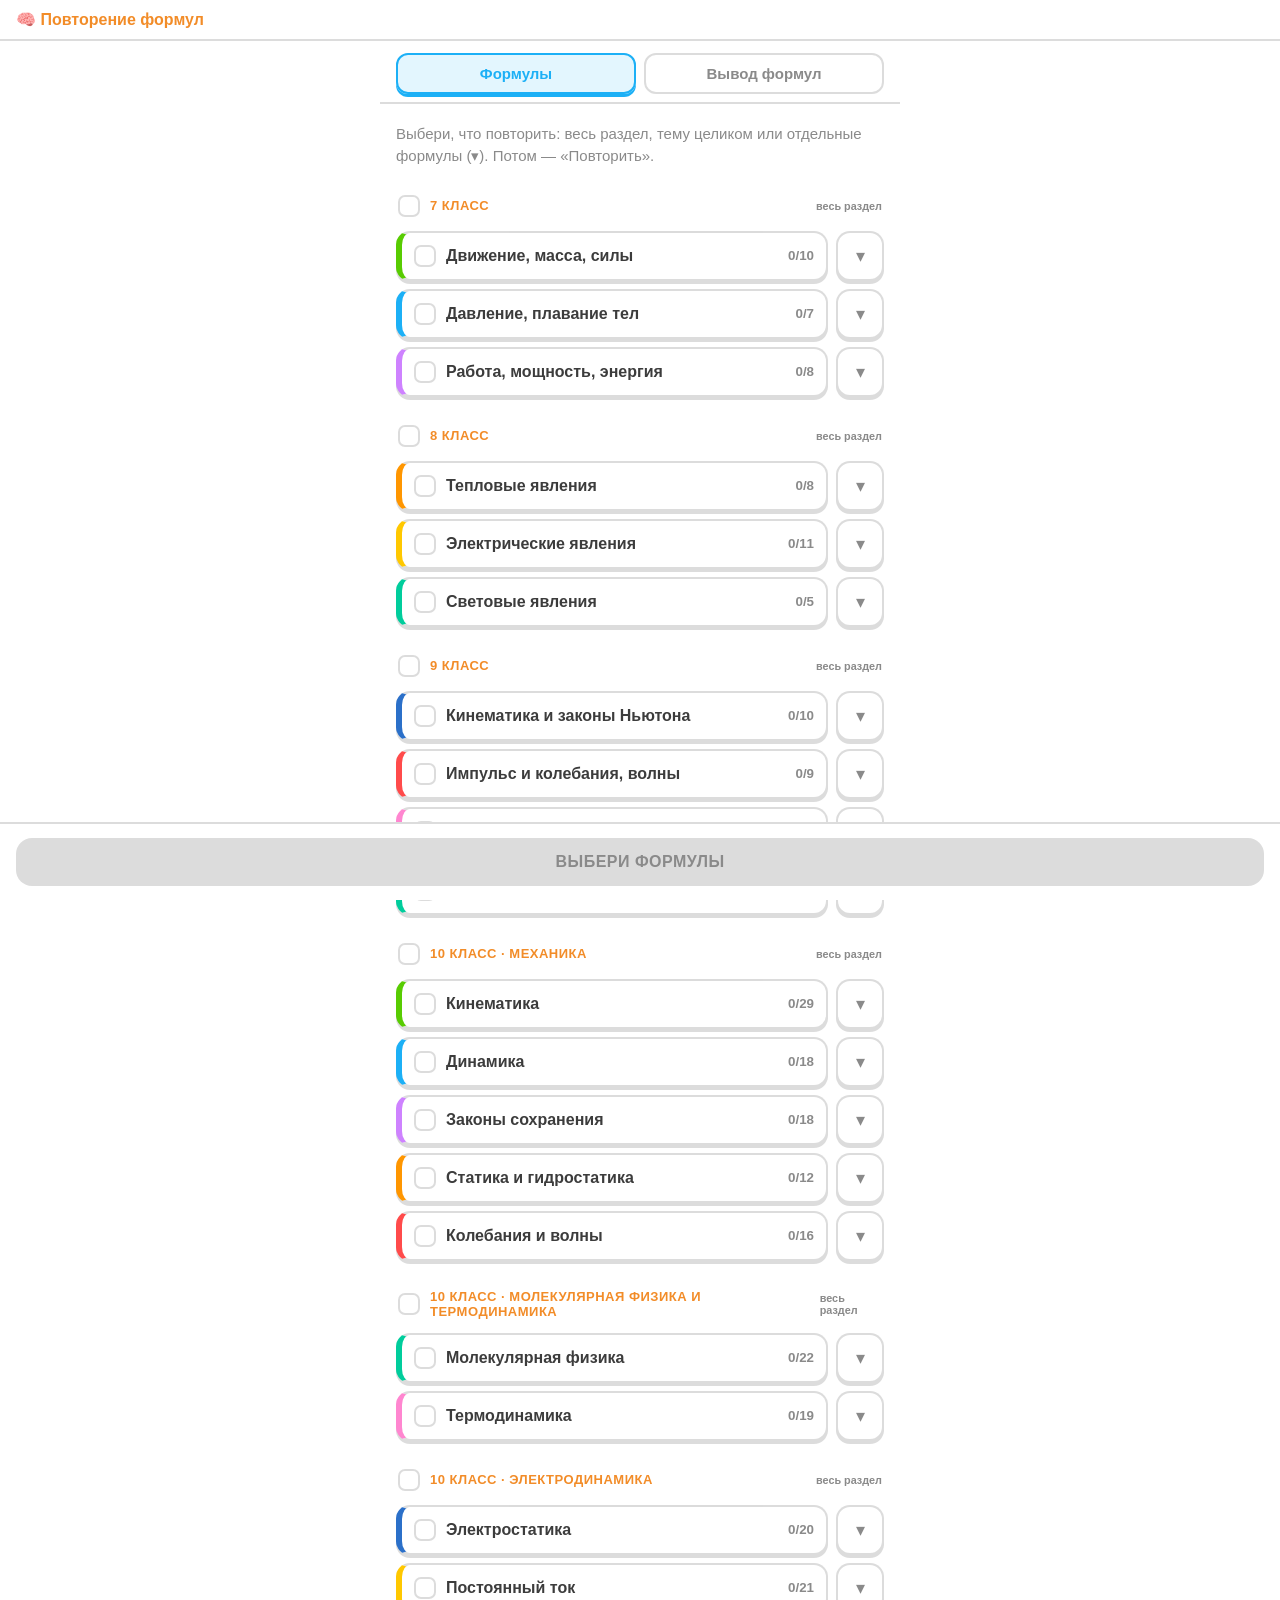
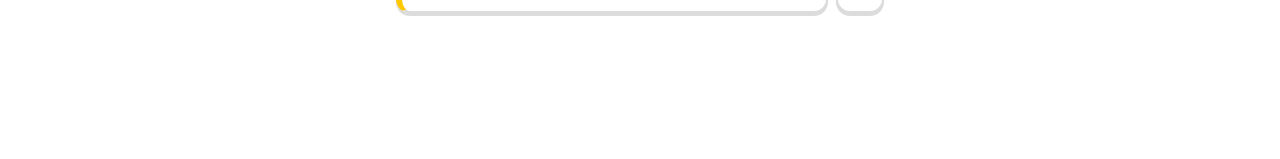
<file: index.html>
﻿<!doctype html>
<html lang="ru">
<head>
  <meta charset="utf-8">
  <meta name="viewport" content="width=device-width, initial-scale=1, viewport-fit=cover, user-scalable=no">
  <title>Повторение формул</title>
  <!-- Библиотека Telegram: даёт объект window.Telegram.WebApp -->
  <script>if (!/[?&]embed=1/.test(location.search)) document.write('<script src="https://telegram.org/js/telegram-web-app.js"></' + 'script>');</script>
  <link rel="stylesheet" href="style.css?v=13">
</head>
<body>
  <!-- Экран 1: выбор формул (если приложение открыли без выбора из бота) -->
  <section id="picker" class="screen hidden">
    <header class="topbar"><div class="brand">🧠 Повторение формул</div></header>
    <div class="tabs" id="tabs">
      <button data-tab="f" class="on">Формулы</button>
      <button data-tab="d">Вывод формул</button>
    </div>
    <div class="units">
      <p class="legend" id="pickHint"></p>
      <div id="topics"></div>
    </div>
    <footer class="footer" id="pickFooter"><button id="startBtn" class="btn" disabled>Выбери формулы</button></footer>
  </section>

  <!-- Экран 2: повторение -->
  <section id="lesson" class="screen hidden">
    <header class="lessonbar">
      <button class="x" id="quit" aria-label="Выйти">✕</button>
      <div class="progress"><div id="progFill"></div></div>
    </header>
    <main id="exercise" class="exercise"></main>
    <footer id="footer" class="footer">
      <div id="feedback" class="feedback"></div>
      <button id="action" class="btn" disabled>Проверить</button>
    </footer>
  </section>

  <!-- Экран 3: итог -->
  <section id="done" class="screen hidden">
    <div class="donebox">
      <img src="cat.png" alt="" class="cat">
      <h1 id="doneTitle">Повторение окончено</h1>
      <div class="cards">
        <div class="statcard xp"><small>ФОРМУЛ</small><b id="doneCount">0</b></div>
        <div class="statcard acc"><small>ТОЧНОСТЬ</small><b id="doneAcc">100%</b></div>
      </div>
      <div id="doneBad" class="donebad"></div>
    </div>
    <footer class="footer donebtns">
      <button id="againBad" class="btn red">Повторить ошибки</button>
      <button id="againAll" class="btn">Ещё раз всё</button>
      <button id="toPicker" class="btn ghostbtn">Выбрать другие формулы</button>
    </footer>
  </section>

  <script src="formulas.js?v=13"></script>
  <script src="derivations.js?v=13"></script>
  <script src="app.js?v=13"></script>
</body>
</html>
</file>
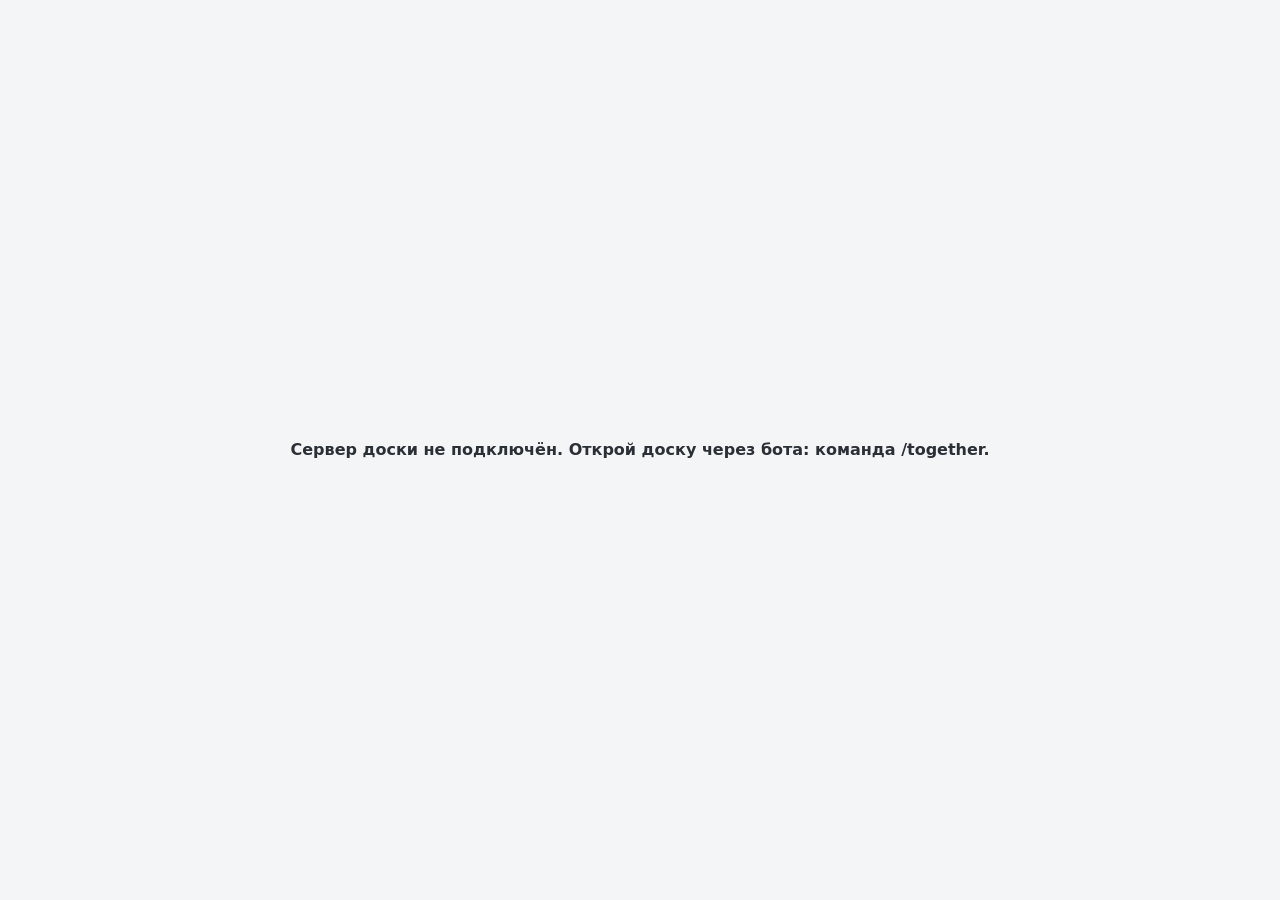
<file: board.html>
<!doctype html>
<html lang="ru">
<head>
  <meta charset="utf-8">
  <meta name="viewport" content="width=device-width, initial-scale=1, viewport-fit=cover, user-scalable=no">
  <title>Решаем вместе</title>
  <script src="https://telegram.org/js/telegram-web-app.js"></script>
  <style>
    :root { --bg: #f4f5f7; --panel: #ffffff; --text: #2b2f36; --muted: #7b828d; --line: #e1e4e8; --blue: #1c8ef6; --blue-bg: #e6f2fe; --red: #ff4b4b; --shadow: 0 2px 10px rgba(20,30,50,.16); }
    @media (prefers-color-scheme: dark) { :root { --bg: #20232a; --panel: #2c3038; --text: #e8eaee; --muted: #9aa1ad; --line: #3d424c; --blue-bg: #213a57; --shadow: 0 2px 12px rgba(0,0,0,.5); } }
    * { box-sizing: border-box; -webkit-tap-highlight-color: transparent; }
    html, body { margin: 0; height: 100%; overflow: hidden; background: var(--bg); color: var(--text); font-family: system-ui, -apple-system, "Segoe UI", Roboto, sans-serif; overscroll-behavior: none; }
    #cv { position: fixed; inset: 0; width: 100%; height: 100%; touch-action: none; display: block; }
    .panel { position: fixed; background: var(--panel); border-radius: 14px; box-shadow: var(--shadow); z-index: 5; }
    /* левая панель инструментов */
    #tools { left: 12px; top: 50%; transform: translateY(-50%); display: flex; flex-direction: column; gap: 4px; padding: 6px; max-height: calc(100% - 24px); overflow-y: auto; }
    .tb { position: relative; width: 42px; height: 42px; border: 0; border-radius: 10px; background: none; color: var(--text); font-size: 20px; cursor: pointer; display: flex; align-items: center; justify-content: center; flex: none; }
    .tb:hover { background: var(--bg); }
    .tb.on { background: var(--blue-bg); color: var(--blue); }
    .tb kbd { position: absolute; right: 3px; bottom: 1px; font: 700 9px/1 system-ui; color: var(--muted); }
    .tb:disabled { opacity: .35; cursor: default; }
    .sep { height: 1px; background: var(--line); margin: 3px 4px; flex: none; }
    .sw { flex: none; width: 24px; height: 24px; border-radius: 50%; margin: 4px auto; cursor: pointer; border: 2px solid var(--panel); box-shadow: 0 0 0 1px var(--line); }
    .sw.on { box-shadow: 0 0 0 2px var(--blue); }
    .wd { display: flex; justify-content: center; gap: 4px; padding: 2px 0; flex: none; }
    .wd i { width: 24px; height: 24px; border-radius: 6px; cursor: pointer; display: flex; align-items: center; justify-content: center; }
    .wd i.on { background: var(--blue-bg); }
    .wd i b { display: block; background: var(--text); border-radius: 50%; }
    .sw.rainbow { background: conic-gradient(red, yellow, lime, cyan, blue, magenta, red); }
    #cp { left: 70px; top: 50%; transform: translateY(-50%); padding: 12px; display: flex; flex-direction: column; gap: 8px; align-items: center; }
    #wheel { border-radius: 50%; cursor: crosshair; touch-action: none; }
    #val { width: 180px; }
    .cprow { display: flex; align-items: center; gap: 8px; width: 100%; }
    #cprev { width: 28px; height: 28px; border-radius: 50%; box-shadow: 0 0 0 1px var(--line); }
    .cprow b { flex: 1; font-size: 13px; color: var(--muted); }
    #tasks { right: 12px; top: 64px; width: 360px; max-width: calc(100% - 24px); max-height: calc(100% - 140px); padding: 10px; display: flex; flex-direction: column; gap: 6px; }
    #tmap .dsec { font-weight: 700; font-size: 12.5px; margin-top: 4px; } #tmap .dgrid { display: flex; flex-wrap: wrap; gap: 4px; }
    .dcell { border: 1px solid var(--line); border-radius: 6px; padding: 3px 5px; min-width: 42px; font: 700 10.5px system-ui; color: var(--text); cursor: pointer; text-shadow: 0 0 3px var(--panel); }
    #schips { display: flex; gap: 5px; flex-wrap: wrap; } #schips i { font-style: normal; font-size: 11.5px; font-weight: 700; padding: 3px 8px; border-radius: 12px; background: var(--bg); color: var(--muted); cursor: pointer; } #schips i.on { background: var(--blue-bg); color: var(--blue); }
    .ti.bad { background: #fdecec; } @media (prefers-color-scheme: dark) { .ti.bad { background: #4a2a2a; } }
    #tbar { height: 8px; border-radius: 5px; background: var(--line); flex: none; }
    #tsum { display: flex; gap: 12px; font-size: 13px; font-weight: 700; flex: none; } #tsum .coin { margin-left: auto; color: #b8860b; }
    #tweak { display: flex; gap: 5px; overflow-x: auto; flex: none; } #tweak:empty { display: none; }
    #tweak i { flex: none; font-style: normal; font-size: 12px; font-weight: 700; padding: 4px 9px; border-radius: 12px; background: #fde1e1; color: #a02525; cursor: pointer; } #tweak i.fm { background: var(--blue-bg); color: var(--blue); padding: 4px 7px; margin-left: -2px; }
    #schips { display: flex; gap: 5px; flex-wrap: wrap; flex: none; } #schips i { font-style: normal; font-size: 11.5px; font-weight: 700; padding: 3px 8px; border-radius: 12px; background: var(--bg); color: var(--muted); cursor: pointer; } #schips i.on { background: var(--blue-bg); color: var(--blue); }
    #tmap { display: none; overflow-y: auto; flex: 1; min-height: 120px; } #tasks.map #tmap { display: flex; flex-direction: column; gap: 6px; }
    #tasks.map #tlist, #tasks.map #chips, #tasks.map #schips, #tasks.map #tweak, #tasks.map #trandom, #tasks.map #tq, #tasks.map #tbar, #tasks.map #tsum { display: none; }
    #tmap .tlegend { font-size: 12px; color: var(--muted); }
    #fview { position: fixed; inset: 0; z-index: 40; background: var(--bg); display: none; flex-direction: column; } #fview .fh { padding: 8px 10px; } #fview iframe { flex: 1; border: 0; width: 100%; }
    #tasks .th { display: flex; align-items: center; gap: 8px; } #tasks .th b { flex: 1; } #tcount { font-size: 12px; color: var(--muted); }
    #tq { height: 34px; border: 2px solid var(--line); border-radius: 9px; padding: 0 10px; font: inherit; font-size: 14px; background: var(--bg); color: var(--text); outline: none; }
    #chips { display: flex; flex-wrap: wrap; gap: 4px; }
    #chips i { font-style: normal; font-size: 12px; font-weight: 700; padding: 4px 9px; border-radius: 14px; background: var(--bg); color: var(--muted); cursor: pointer; }
    #chips i.on { background: var(--blue-bg); color: var(--blue); }
    #tlist { overflow-y: auto; min-height: 80px; flex: 1; }
    .ti { padding: 7px 8px; border-radius: 8px; cursor: pointer; font-size: 13px; line-height: 1.3; border-bottom: 1px solid var(--line); }
    .ti:hover { background: var(--bg); }
    .ti b { color: var(--blue); font-size: 12px; margin-right: 6px; } .ti small { display: block; color: var(--muted); font-size: 11px; }
    #ans { left: 50%; bottom: 14px; transform: translateX(-50%); display: flex; align-items: center; gap: 6px; padding: 6px 8px; }
    #ans input { width: 150px; height: 34px; border: 2px solid var(--line); border-radius: 9px; padding: 0 10px; font: inherit; font-size: 14px; background: var(--bg); color: var(--text); outline: none; }
    #ans input:focus { border-color: var(--blue); }
    #ansCode { font-size: 12px; color: var(--muted); }
    .ti.done { background: rgba(88,204,2,.14); }
    /* правый верх */
    #top { right: 12px; top: 12px; display: flex; align-items: center; gap: 6px; padding: 6px 8px; flex-wrap: wrap; justify-content: flex-end; max-width: calc(100% - 24px); }
    #top input { width: 150px; height: 34px; border: 2px solid var(--line); border-radius: 9px; padding: 0 10px; font: inherit; font-size: 14px; background: var(--bg); color: var(--text); text-transform: uppercase; outline: none; }
    #top input:focus { border-color: var(--blue); }
    .btn { height: 34px; border: 0; border-radius: 9px; padding: 0 12px; font: inherit; font-weight: 700; font-size: 14px; cursor: pointer; background: var(--blue); color: #fff; white-space: nowrap; }
    .btn.ghost { background: var(--blue-bg); color: var(--blue); }
    .btn.sq { width: 34px; padding: 0; }
    .pill { font-size: 13px; font-weight: 700; padding: 0 10px; height: 34px; display: flex; align-items: center; border-radius: 9px; background: var(--bg); color: var(--muted); white-space: nowrap; }
    .pill.on { background: rgba(88,204,2,.18); color: #3f9a00; }
    /* зум слева внизу */
    #zoom { left: 12px; bottom: 12px; display: flex; align-items: center; padding: 4px; }
    #zoom .tb { width: 34px; height: 34px; font-size: 18px; }
    #zv { min-width: 52px; text-align: center; font-size: 13px; font-weight: 700; color: var(--muted); cursor: pointer; }
    /* редактор текста */
    #txt { position: fixed; z-index: 8; display: none; border: 2px dashed var(--blue); background: rgba(255,255,255,.92); color: #222; font-family: system-ui, "Segoe UI", sans-serif; padding: 0 2px; margin: 0; resize: none; outline: none; overflow: hidden; line-height: 1.2; border-radius: 4px; }
    /* подсказки / сообщения */
    #toast { position: fixed; left: 50%; bottom: 70px; transform: translateX(-50%); background: #2b2f36; color: #fff; padding: 9px 16px; border-radius: 12px; font-size: 14px; opacity: 0; transition: opacity .2s; pointer-events: none; z-index: 20; max-width: 90%; text-align: center; }
    #toast.show { opacity: .96; }
    #msg { position: fixed; inset: 0; display: none; align-items: center; justify-content: center; text-align: center; padding: 30px; background: var(--bg); z-index: 30; font-weight: 700; line-height: 1.5; }
    #help { position: fixed; inset: 0; display: none; align-items: center; justify-content: center; background: rgba(0,0,0,.45); z-index: 25; }
    #help .card { background: var(--panel); border-radius: 16px; padding: 18px 22px; max-width: 520px; width: 92%; max-height: 90%; overflow: auto; box-shadow: var(--shadow); }
    #help h3 { margin: 0 0 10px; }
    #help table { width: 100%; border-collapse: collapse; font-size: 14px; }
    #help td { padding: 4px 0; border-bottom: 1px solid var(--line); }
    #help td:first-child { white-space: nowrap; padding-right: 14px; }
    kbd.k { background: var(--bg); border: 1px solid var(--line); border-bottom-width: 2px; border-radius: 5px; padding: 1px 6px; font: 700 12px system-ui; }
    /* ⚔️ доска внутри дуэли: только холст, инструменты и масштаб */
    body.dm { --bg: #f4f5f7; --panel: #ffffff; --text: #2b2f36; --muted: #7b828d; --line: #e1e4e8; --blue-bg: #e6f2fe; --shadow: 0 2px 10px rgba(20,30,50,.16); color-scheme: light; }
    body.dm #stBtn, body.dm #top, body.dm #ans, body.dm #aip, body.dm #aib, body.dm #tasks, body.dm #fview, body.dm #help { display: none !important; }
    body.dm.ro #tools, body.dm.ro #cp { display: none !important; }
    body.dm.ro #cv { cursor: grab; }
    @media (max-width: 760px) {
      #tools { left: 0; right: 0; top: auto; bottom: 0; transform: none; flex-direction: row; border-radius: 14px 14px 0 0; max-height: none; max-width: 100%; overflow-x: auto; overflow-y: hidden; align-items: center; padding: 6px 8px calc(6px + env(safe-area-inset-bottom)); }
      .sep { width: 1px; height: 26px; margin: 0 3px; }
      .wd { flex-direction: row; }
      .tb kbd { display: none; }
      #zoom { bottom: 70px; }
      #top input { width: 110px; }
      #ans { bottom: 76px; max-width: calc(100% - 20px); }
      #cp { left: 50%; top: auto; bottom: 80px; transform: translateX(-50%); }
      #tasks { top: 110px; right: 12px; left: 12px; width: auto; max-height: calc(100% - 200px); }
      #toast { bottom: 130px; }
    }
    /* 🐱 Ваттсон */
    #aip { right: 12px; bottom: 14px; width: 340px; max-width: calc(100% - 24px); height: 360px; max-height: calc(100% - 140px); padding: 10px; display: none; flex-direction: column; gap: 6px; }
    #aip .th { display: flex; align-items: center; gap: 8px; } #aip .th b { flex: 1; } #aip .th img { height: 26px; }
    #ailog { flex: 1; overflow-y: auto; display: flex; flex-direction: column; gap: 6px; font-size: 14px; line-height: 1.35; }
    #ailog div { padding: 6px 10px; border-radius: 12px; max-width: 88%; white-space: pre-wrap; word-break: break-word; }
    #ailog .me { align-self: flex-end; background: var(--blue-bg); } #ailog .cat { align-self: flex-start; background: var(--bg); color: #de955a; font-weight: 600; } #ailog .sys { align-self: center; color: var(--muted); font-size: 12px; background: none; }
    #ailog .offer { background: none; padding: 0; display: flex; gap: 6px; max-width: 100%; } #ailog .offer .btn { height: 32px; font-size: 13px; }
    #ailog sub, #ailog sup, #aib sub, #aib sup { font-size: .72em; line-height: 0; }
    #aiq { display: flex; gap: 5px; overflow-x: auto; padding-bottom: 2px; scrollbar-width: thin; } #aiq .btn { flex: none; height: 30px; font-size: 12.5px; padding: 0 9px; white-space: nowrap; }
    #aip.setup #aiq { display: none; }
    #aiBond { font-size: 11px; font-weight: 700; color: #c7742e; background: #fff4e6; border-radius: 10px; padding: 1px 7px; margin-left: 4px; white-space: nowrap; }
    #airow { display: flex; gap: 6px; align-items: center; }
    #aiIn { flex: 1; height: 36px; border: 2px solid var(--line); border-radius: 9px; padding: 0 10px; font: inherit; font-size: 14px; background: var(--bg); color: var(--text); outline: none; min-width: 0; }
    #aiIn:focus { border-color: var(--blue); }
    @keyframes pulse { 50% { opacity: .55; } }
    #aib { position: fixed; z-index: 6; display: none; max-width: 260px; background: #fffbea; color: #de955a; font-weight: 600; border: 2px solid #de955a; border-radius: 14px; padding: 7px 11px; font-size: 14px; line-height: 1.3; box-shadow: var(--shadow); pointer-events: none; white-space: pre-wrap; }
    #aisetup { display: none; flex: 1; overflow-y: auto; flex-direction: column; gap: 8px; font-size: 13.5px; line-height: 1.4; }
    #aip.setup #aisetup { display: flex; } #aip.setup #ailog, #aip.setup #airow { display: none; }
    #aip.setup { height: 480px; width: 360px; }
    #aisetup .big { font-weight: 800; font-size: 15px; } #aisetup .hurry { background: #fff4d6; color: #5c4400; border-radius: 10px; padding: 7px 10px; }
    #aisetup .tabs { display: flex; gap: 6px; } #aisetup .tabs i { flex: 1; text-align: center; font-style: normal; font-weight: 700; font-size: 13px; padding: 7px 4px; border-radius: 9px; background: var(--bg); color: var(--muted); cursor: pointer; }
    #aisetup .tabs i.on { background: var(--blue-bg); color: var(--blue); }
    #stKeyBox { display: flex; flex-direction: column; gap: 6px; } #aiKeyIn { height: 38px; border: 2px solid var(--line); border-radius: 9px; padding: 0 10px; font: inherit; font-size: 14px; background: var(--bg); color: var(--text); outline: none; min-width: 0; }
    #aiKeyIn:focus { border-color: var(--blue); } #aiKeyMsg { font-size: 12.5px; min-height: 16px; color: var(--muted); }
    #stTutBox ol { margin: 0; padding-left: 20px; display: flex; flex-direction: column; gap: 6px; } #stTutBox a { color: var(--blue); } #stTutBox code { background: var(--bg); padding: 0 4px; border-radius: 4px; }
    #stTutBox .note { margin-top: 8px; font-size: 12.5px; color: var(--muted); }
    #aisetup .or { text-align: center; color: var(--muted); font-size: 12px; margin-top: auto; }
    @media (max-width: 760px) { #aip { bottom: 76px; height: 300px; } #aip.setup { height: min(480px, calc(100% - 150px)); } }
  </style>
</head>
<body>
  <canvas id="cv"></canvas>

  <div class="panel" id="tools">
    <button class="tb on" data-tool="select" title="Выбрать / двигать (V)">🖱️<kbd>V</kbd></button>
    <button class="tb" data-tool="hand" title="Рука — двигать доску (H или пробел)">✋<kbd>H</kbd></button>
    <button class="tb" data-tool="pen" title="Карандаш (P)">✏️<kbd>P</kbd></button>
    <button class="tb" data-tool="eraser" title="Ластик (E)">🧽<kbd>E</kbd></button>
    <button class="tb" data-tool="text" title="Текст (T)">🔤<kbd>T</kbd></button>
    <button class="tb" id="imgBtn" title="Фото из галереи / файла (I)">🖼️<kbd>I</kbd></button>
    <button class="tb" id="stBtn" title="Конструктор задач: статика (блоки, нити, рычаги)">📐</button>
    <div class="sep"></div>
    <span class="sw on" data-c="#222222" style="background:#222222" title="Чёрный (1)"></span>
    <span class="sw" data-c="#ffffff" style="background:#ffffff" title="Белый (2)"></span>
    <span class="sw" data-c="#e53935" style="background:#e53935" title="3"></span>
    <span class="sw" data-c="#1e88e5" style="background:#1e88e5" title="4"></span>
    <span class="sw" data-c="#43a047" style="background:#43a047" title="5"></span>
    <span class="sw" data-c="#fb8c00" style="background:#fb8c00" title="6"></span>
    <span class="sw" data-c="#8e24aa" style="background:#8e24aa" title="7"></span>
    <span class="sw rainbow" id="custom" title="Любой цвет — цветовой круг (C)"></span>
    <div class="wd" id="wd">
      <i data-w="2" title="Тонко ( [ )"><b style="width:4px;height:4px"></b></i>
      <i data-w="4" class="on" title="Средне"><b style="width:8px;height:8px"></b></i>
      <i data-w="9" title="Толсто ( ] )"><b style="width:14px;height:14px"></b></i>
    </div>
    <div class="sep"></div>
    <button class="tb" id="undo" title="Отменить (Ctrl+Z)">↩️</button>
    <button class="tb" id="redo" title="Повторить (Ctrl+Shift+Z)">↪️</button>
    <button class="tb" id="clear" title="Очистить всю доску">🗑️</button>
  </div>

  <div class="panel" id="top">
    <span class="pill" id="peers">…</span>
    <button class="btn ghost" id="invite">Позвать друга</button>
    <input id="code" maxlength="12" placeholder="Код ФИПИ" autocomplete="off" spellcheck="false" title="Код задачи ФИПИ (F)">
    <button class="btn" id="load">Загрузить</button>
    <button class="btn" id="aiBtn" title="Позвать кота Ваттсона — ИИ-помощника">🐱 Помощь ИИ</button>
    <button class="btn ghost" id="tasksBtn" title="Список задач (G)">📚 Задачи</button>
    <button class="btn ghost sq" id="helpBtn" title="Горячие клавиши (?)">?</button>
  </div>

  <div class="panel" id="zoom">
    <button class="tb" id="zout" title="Отдалить (−)">−</button>
    <span id="zv" title="Сбросить масштаб (0)">100%</span>
    <button class="tb" id="zin" title="Приблизить (+)">+</button>
    <button class="tb" id="fit" title="Показать всё (Shift+1)">⛶</button>
  </div>

  <!-- цветовой круг: угол = оттенок, расстояние от центра = насыщенность, ползунок = яркость -->
  <div class="panel" id="cp" style="display:none">
    <canvas id="wheel" width="180" height="180"></canvas>
    <input type="range" id="val" min="0" max="100" value="100" title="Яркость">
    <div class="cprow"><span id="cprev"></span><b id="chex">#222222</b><button class="btn sq" id="cpok" title="Готово">✓</button></div>
  </div>

  <!-- список задач ФИПИ -->
  <div class="panel" id="tasks" style="display:none">
    <div class="th"><b>📚 Задачи</b><span id="tcount"></span><button class="btn ghost sq" id="tmapBtn" title="Карта тем">🗺</button><button class="btn ghost sq" id="tclose">✕</button></div>
    <input id="tq" placeholder="Поиск по тексту или коду" autocomplete="off">
    <div id="tbar"></div>
    <div id="tsum"></div>
    <div id="tweak"></div>
    <div id="chips"></div>
    <div id="schips"></div>
    <div id="tlist"></div>
    <div id="tmap"></div>
    <div style="margin-top:6px"><button class="btn" id="trandom" style="width:100%">🎲 Случайная задача</button></div>
  </div>

  <!-- повторение формул — окно поверх доски -->
  <div id="fview"><div class="fh"><button class="btn ghost" id="fclose">← К доске</button></div><iframe id="fframe" title="Повторение формул"></iframe></div>

  <!-- проверка ответа к задаче ФИПИ -->
  <div class="panel" id="ans" style="display:none">
    <b id="ansCode"></b>
    <input id="ansIn" placeholder="Твой ответ" autocomplete="off" spellcheck="false">
    <button class="btn" id="ansGo">Проверить</button>
    <button class="btn ghost" id="ansShow" title="Показать эталонный ответ (от ИИ, не официальный)">Показать ответ</button>
    <button class="btn ghost" id="ansSol" title="Показать верное решение картинкой рядом с условием">Показать решение</button>
  </div>

  <!-- 🐱 Ваттсон: окно общения -->
  <div class="panel" id="aip">
    <div class="th"><img src="cat.png" alt=""><b>Ваттсон <span id="aiBond" title="Дружба с Ваттсоном"></span></b><button class="btn ghost sq" id="aiKeyBtn" title="Ключ ИИ">🔑</button><button class="btn ghost sq" id="aiClean" title="Стереть красные пометки Ваттсона">🧽</button><button class="btn ghost sq" id="aiClose">✕</button></div>
    <div id="aisetup">
      <div class="big">🐱 Чтобы Ваттсон отвечал, нужен твой бесплатный ключ</div>
      <div class="hurry">⏱ Это дело <b>двух минут</b> — не закрывай окно и не откладывай: сделаешь один раз и дальше всё работает само.</div>
      <div class="tabs"><i id="stKey" class="on">🔑 Ключ</i><i id="stTut">📖 Туториал</i></div>
      <div id="stKeyBox">
        <input id="aiKeyIn" placeholder="Вставь сюда ключ" autocomplete="off" spellcheck="false">
        <button class="btn" id="aiKeySave">Сохранить ключ</button>
        <div id="aiKeyMsg"></div>
        <button class="btn ghost" id="aiKeyDel" style="display:none">Удалить мой ключ</button>
      </div>
      <div id="stTutBox" style="display:none">
        <ol>
          <li><b>Включи VPN</b> — без него сайт Google AI Studio может не открыться. Дальше (когда ключ уже сохранён) VPN не нужен.</li>
          <li>Открой <a href="#" data-url="https://aistudio.google.com/apikey">aistudio.google.com/apikey</a> и войди в аккаунт Google (можно создать новый — это бесплатно).</li>
          <li>Нажми <b>«Create API key»</b> («Создать ключ») и выбери любой проект или «в новом проекте».</li>
          <li>Нажми на значок копирования рядом с ключом — он начинается с <code>AIza…</code> или <code>AQ.</code></li>
          <li>Вернись сюда, открой вкладку «🔑 Ключ», вставь ключ и нажми <b>«Сохранить ключ»</b>. Готово! 🎉</li>
        </ol>
        <div class="note">🎬 Скоро здесь будет видео-инструкция.</div>
        <div class="note">🔒 Ключ видишь только ты: он лежит в твоём Telegram и уходит на сервер только вместе с твоим вопросом.</div>
      </div>
      <div class="or">— или —</div>
      <button class="btn ghost" id="aiFree">Пока без ИИ: формулы, калькулятор, подсказки</button>
      <button class="btn ghost" id="aiTrial">Попробовать 5 запросов без своего ключа</button>
    </div>
    <div id="ailog"></div>
    <div id="aiq"><button class="btn ghost" id="qCheck">🔍 Проверь решение</button><button class="btn ghost" id="qGiven">📋 Что дано?</button><button class="btn ghost" id="qFormula">🧮 Формула?</button><button class="btn ghost" id="qUnits">📏 Единицы</button><button class="btn ghost" id="qScheme">🖼 Схема</button><button class="btn ghost" id="qForces">➡ Силы</button><button class="btn ghost" id="qFormat">📐 Оформление</button><button class="btn ghost" id="qHint">💡 Подсказка 1</button></div>
    <div id="airow"><input id="aiIn" placeholder="Спроси Ваттсона…" autocomplete="off" maxlength="600"><button class="btn" id="aiGo">▶</button></div>
  </div>
  <div id="aib"></div>

  <textarea id="txt" rows="1"></textarea>
  <input type="file" id="file" accept="image/*" multiple hidden>
  <div id="toast"></div>
  <div id="msg"></div>
  <div id="help" onclick="if(event.target===this)this.style.display='none'">
    <div class="card">
      <h3>Горячие клавиши</h3>
      <table>
        <tr><td><kbd class="k">V</kbd> <kbd class="k">H</kbd> <kbd class="k">P</kbd> <kbd class="k">E</kbd> <kbd class="k">T</kbd></td><td>выбрать · рука · карандаш · ластик · текст</td></tr>
        <tr><td><kbd class="k">I</kbd> / <kbd class="k">Ctrl</kbd>+<kbd class="k">V</kbd></td><td>фото из галереи/файла · вставить картинку из буфера</td></tr>
        <tr><td><kbd class="k">F</kbd> · <kbd class="k">G</kbd></td><td>ввести код задачи ФИПИ · открыть список задач</td></tr>
        <tr><td><kbd class="k">C</kbd></td><td>цветовой круг (любой цвет)</td></tr>
        <tr><td><kbd class="k">Пробел</kbd> + мышь</td><td>двигать доску (также колёсико мыши зажатым)</td></tr>
        <tr><td>колёсико / <kbd class="k">+</kbd> <kbd class="k">−</kbd></td><td>масштаб (тачпад: щипок — масштаб, два пальца — двигать)</td></tr>
        <tr><td><kbd class="k">0</kbd> · <kbd class="k">Shift</kbd>+<kbd class="k">1</kbd></td><td>масштаб 100% · показать всё</td></tr>
        <tr><td><kbd class="k">1</kbd>…<kbd class="k">7</kbd> · <kbd class="k">[</kbd> <kbd class="k">]</kbd></td><td>цвет · толщина линии</td></tr>
        <tr><td><kbd class="k">Ctrl</kbd>+<kbd class="k">Z</kbd> · <kbd class="k">Ctrl</kbd>+<kbd class="k">Shift</kbd>+<kbd class="k">Z</kbd></td><td>отменить · повторить</td></tr>
        <tr><td><kbd class="k">Del</kbd></td><td>удалить выделенное</td></tr>
        <tr><td><kbd class="k">←</kbd><kbd class="k">↑</kbd><kbd class="k">→</kbd><kbd class="k">↓</kbd></td><td>двигать доску (с Shift — быстрее)</td></tr>
        <tr><td><kbd class="k">Esc</kbd></td><td>снять выделение / закрыть окно</td></tr>
      </table>
      <p style="color:var(--muted);font-size:13px;margin:10px 0 0">Картинки и текст можно двигать, у картинки есть уголок для изменения размера. Файлы можно перетащить прямо на доску.</p>
    </div>
  </div>
  <script src="board.js?v=42"></script>
</body>
</html>
</file>
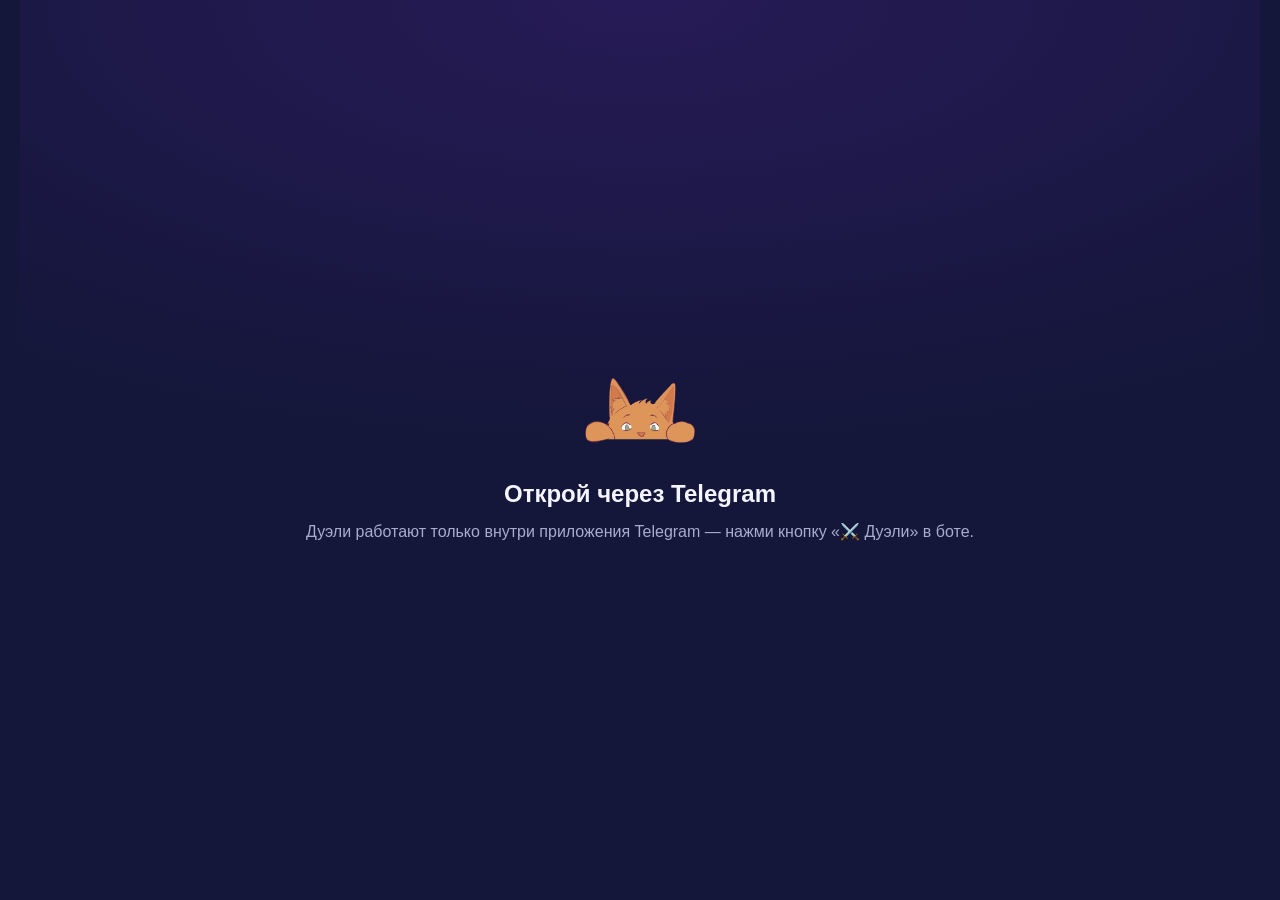
<file: duel.html>
<!doctype html>
<html lang="ru">
<head>
  <meta charset="utf-8">
  <meta name="viewport" content="width=device-width, initial-scale=1, viewport-fit=cover, user-scalable=no">
  <title>Дуэли</title>
  <script src="https://telegram.org/js/telegram-web-app.js"></script>
  <link rel="stylesheet" href="duel.css?v=3">
</head>
<body>
  <div id="app">

    <!-- подключение / ошибки -->
    <section class="screen center" id="s-conn">
      <img src="cat.png" alt="" class="mascot spin">
      <h2 id="connTitle">Подключаемся…</h2>
      <p id="connText" class="muted"></p>
      <button class="btn blue hidden" id="connBtn">Попробовать ещё раз</button>
    </section>

    <!-- лобби -->
    <section class="screen" id="s-lobby">
      <header class="top">
        <div class="who">
          <div class="av" id="lbAv"></div>
          <div class="grow">
            <div class="nm" id="lbName"></div>
            <div class="lg" id="lbLeague"></div>
            <div class="bar"><i id="lbBar"></i></div>
          </div>
        </div>
        <div class="pills">
          <div class="pill" id="lbCoins">🪙 0</div>
          <div class="pill hot hidden" id="lbStreak">🔥 0</div>
        </div>
      </header>

      <main class="lobbyMain">
        <div class="lcol">
          <div class="hero">
            <img src="cat.png" alt="" class="heroCat">
            <div>
              <h1>Дуэль по физике</h1>
              <p>Одна задача на двоих. Кто решит первым — берёт раунд. Можно решать прямо на доске!</p>
            </div>
          </div>

          <div class="card modeCard" id="modeCard">
            <div class="cardHead"><b>🎛 Режим дуэли</b><button class="link" id="modeToggle">⚙ Настроить</button></div>
            <div class="presets" id="presets"></div>
            <div class="modeSum" id="modeSum"></div>
            <div class="modeBody" id="modeBody"></div>
          </div>

          <div class="card">
            <div class="cardHead"><b>🪙 Ставка</b><span class="muted small">с каждого игрока</span></div>
            <div class="stakes" id="stakes"></div>
          </div>
        </div>

        <div class="lcol">
          <button class="btn gold big pulse" id="playBtn">⚔️ ИГРАТЬ</button>
          <p class="hint" id="playHint">Подберём соперника. Не найдём за 20 секунд — поиграешь с Ваттсоном</p>

          <div class="row2">
            <button class="btn purple" id="inviteBtn">👥 Позвать друга</button>
            <button class="btn teal" id="trainBtn">😺 С Ваттсоном</button>
          </div>

          <div class="tiles">
            <button class="tile" id="chestsBtn"><span class="ico">🎁</span><b>Сундуки</b><i class="badge hidden" id="chestBadge">0</i></button>
            <button class="tile" id="shopBtn"><span class="ico">🛒</span><b>Магазин</b></button>
            <button class="tile" id="topBtn"><span class="ico">🏆</span><b>Топ</b></button>
            <button class="tile" id="rulesBtn"><span class="ico">❓</span><b>Правила</b></button>
          </div>

          <div class="bag" id="bag"></div>
          <p class="hint" id="dailyHint"></p>
        </div>
      </main>
    </section>

    <!-- поиск -->
    <section class="screen center" id="s-queue">
      <div class="radar"><i></i><i></i><i></i><span>🔍</span></div>
      <h2>Ищем соперника…</h2>
      <div class="cfgLine" id="qCfg"></div>
      <p class="muted" id="qText"></p>
      <button class="btn ghost" id="qCancel">Отмена</button>
    </section>

    <!-- вызов друга -->
    <section class="screen center" id="s-invite">
      <div class="envelope">💌</div>
      <h2>Вызов готов!</h2>
      <div class="cfgLine" id="invCfg"></div>
      <p class="muted" id="invText">Отправь ссылку другу — дуэль начнётся, как только он зайдёт.</p>
      <div class="linkbox" id="invLink"></div>
      <button class="btn gold" id="invShare">📤 Отправить другу</button>
      <button class="btn blue" id="invCopy">📋 Скопировать ссылку</button>
      <div class="waiting">Ждём друга<span class="dots"><i>.</i><i>.</i><i>.</i></span></div>
      <button class="btn ghost" id="invCancel">Отменить вызов</button>
    </section>

    <!-- «VS» -->
    <section class="screen vs" id="s-vs">
      <div class="vsSide you" id="vsYou"></div>
      <div class="vsMid">
        <div class="vsText">VS</div>
        <div class="vsStake" id="vsStake"></div>
        <div class="vsCfg" id="vsCfg"></div>
        <div class="vsCount" id="vsCount"></div>
      </div>
      <div class="vsSide opp" id="vsOpp"></div>
    </section>

    <!-- бой -->
    <section class="screen" id="s-battle">
      <header class="hud">
        <div class="pl you"><div class="av sm" id="hYouAv"></div><div class="pn" id="hYouName"></div><div class="bubble" id="bubbleYou"></div></div>
        <div class="mid">
          <div class="score"><b id="hYouScore">0</b><span>:</span><b id="hOppScore">0</b></div>
          <div class="pips" id="pips"></div>
          <div class="timer" id="timer">4:00</div>
        </div>
        <div class="pl opp"><div class="av sm" id="hOppAv"></div><div class="pn" id="hOppName"></div><div class="bubble" id="bubble"></div></div>
      </header>
      <div class="tbar"><i id="tbar"></i></div>

      <div class="status" id="status"></div>

      <div class="cardwrap" id="cardwrap">
        <div class="scr" id="scr"><div class="inner" id="cardInner">
          <img id="taskImg" alt="Условие задачи">
          <canvas id="smokeCv"></canvas>
          <div class="puffs"><i></i><i></i><i></i><i></i></div>
        </div></div>
        <div class="ctools">
          <button id="zOut" title="Уменьшить условие (−)">−</button>
          <button id="zFit" title="По ширине">⤢</button>
          <button id="zIn" title="Увеличить условие (+)">＋</button>
        </div>
        <div class="lockMask hidden" id="lockMask"><span id="lockText"></span></div>
      </div>

      <div class="dock">
        <button class="btn teal boardBtn" id="boardBtn">📝 Решать на доске<span class="oppDot hidden" id="oppDot">соперник уже там</span></button>
        <div class="items" id="items"></div>
        <div class="emotes hidden" id="emotes"></div>
        <div class="answer" id="answer"><span id="ansText" class="ph">ответ</span></div>
        <div class="pad" id="pad">
          <button data-k="7">7</button><button data-k="8">8</button><button data-k="9">9</button><button data-k="⌫" class="fn">⌫</button>
          <button data-k="4">4</button><button data-k="5">5</button><button data-k="6">6</button><button data-k="-" class="fn">−</button>
          <button data-k="1">1</button><button data-k="2">2</button><button data-k="3">3</button><button data-k="," class="fn">,</button>
          <button data-k="0" class="w2">0</button><button data-k="OK" class="ok w2">Ответить</button>
        </div>
      </div>

      <!-- доска: у каждого своя, чужая скрыта; когда оба на доске — экран делится пополам -->
      <div class="bview hidden" id="bview">
        <div class="bbar">
          <button class="btn ghost" id="bBack">← К задаче</button>
          <div class="bmid"><b id="bScore">0 : 0</b><span id="bTimer">4:00</span></div>
          <div class="items small" id="bItems"></div>
        </div>
        <div class="bsplit" id="bsplit">
          <div class="bpane mine">
            <div class="bl"><span>✏️ Твоя доска</span><small>соперник её не видит</small></div>
            <iframe id="bMine" title="Твоя доска" allow="clipboard-read; clipboard-write"></iframe>
          </div>
          <div class="bpane opp hidden" id="bOppPane">
            <div class="bl"><span id="bOppTitle">Доска соперника</span><small id="bOppSub"></small></div>
            <div class="cover" id="bCover">
              <div class="big">🙈</div>
              <b>Что он пишет — не видно</b>
              <p>Соперник тоже решает на доске. Хочешь заглянуть к нему на 10 секунд?</p>
              <button class="btn purple" id="bPeek">👀 Подглядеть <small id="bPeekN"></small></button>
            </div>
            <iframe id="bOpp" title="Доска соперника" class="hidden"></iframe>
            <div class="peekTimer hidden" id="peekTimer"></div>
          </div>
        </div>
        <div class="bansw">
          <input id="bAnsIn" type="text" inputmode="decimal" autocomplete="off" placeholder="Ответ" maxlength="14">
          <button class="btn green" id="bAnsGo">Ответить</button>
          <span class="blk hidden" id="bLock"></span>
        </div>
      </div>

      <!-- итог раунда -->
      <div class="overlay hidden" id="roundEnd">
        <div class="rcard" id="rCard"></div>
      </div>
    </section>

    <!-- итог дуэли -->
    <section class="screen result" id="s-result"></section>

    <!-- окна -->
    <div class="modal hidden" id="modal"><div class="sheet" id="sheet"></div></div>
    <div class="toast hidden" id="toast"></div>
  </div>
  <script src="duel.js?v=3"></script>
</body>
</html>
</file>
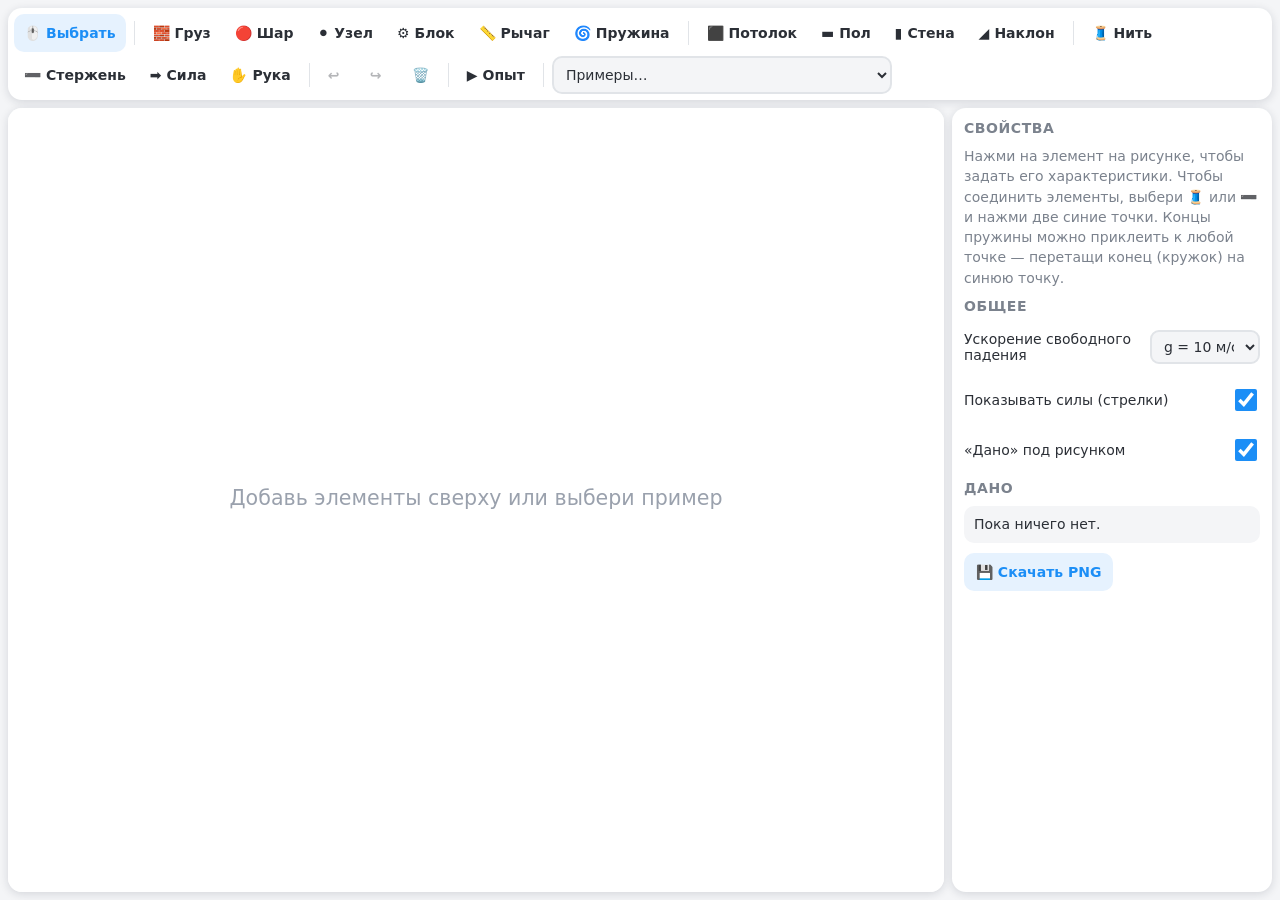
<file: statics.html>
<!doctype html>
<html lang="ru">
<head>
  <meta charset="utf-8">
  <meta name="viewport" content="width=device-width, initial-scale=1, viewport-fit=cover, user-scalable=no">
  <title>Конструктор задач: статика</title>
  <script>if (!/[?&]embed=1/.test(location.search)) document.write('<script src="https://telegram.org/js/telegram-web-app.js"></' + 'script>');</script>
  <style>
    :root { --bg: #f4f5f7; --panel: #ffffff; --text: #2b2f36; --muted: #7b828d; --line: #e1e4e8; --blue: #1c8ef6; --blue-bg: #e6f2fe; --red: #e53935; --shadow: 0 2px 10px rgba(20,30,50,.14); }
    @media (prefers-color-scheme: dark) { :root { --bg: #20232a; --panel: #2c3038; --text: #e8eaee; --muted: #9aa1ad; --line: #3d424c; --blue-bg: #213a57; --shadow: 0 2px 12px rgba(0,0,0,.5); } }
    * { box-sizing: border-box; -webkit-tap-highlight-color: transparent; }
    html, body { margin: 0; height: 100%; overflow: hidden; background: var(--bg); color: var(--text); font-family: system-ui, -apple-system, "Segoe UI", Roboto, sans-serif; overscroll-behavior: none; }
    #app { display: grid; grid-template-columns: 1fr 320px; grid-template-rows: auto 1fr; height: 100%; gap: 8px; padding: 8px; }
    #bar { grid-column: 1 / 3; display: flex; flex-wrap: wrap; align-items: center; gap: 4px; background: var(--panel); border-radius: 14px; box-shadow: var(--shadow); padding: 6px; }
    .tb { height: 38px; min-width: 38px; padding: 0 10px; border: 0; border-radius: 10px; background: none; color: var(--text); font: inherit; font-size: 14px; font-weight: 600; cursor: pointer; display: flex; align-items: center; gap: 5px; white-space: nowrap; }
    .tb:hover { background: var(--bg); } .tb.on { background: var(--blue-bg); color: var(--blue); } .tb:disabled { opacity: .35; cursor: default; }
    .sep { width: 1px; height: 24px; background: var(--line); margin: 0 4px; }
    #bar select { height: 38px; border: 2px solid var(--line); border-radius: 10px; background: var(--bg); color: var(--text); font: inherit; font-size: 14px; padding: 0 8px; }
    #stage { position: relative; background: #fff; border-radius: 14px; box-shadow: var(--shadow); overflow: hidden; min-height: 0; }
    #cv { position: absolute; inset: 0; width: 100%; height: 100%; touch-action: none; display: block; }
    #hint { position: absolute; left: 12px; bottom: 10px; right: 12px; font-size: 13px; color: #7b828d; pointer-events: none; }
    #side { background: var(--panel); border-radius: 14px; box-shadow: var(--shadow); padding: 12px; overflow-y: auto; min-height: 0; display: flex; flex-direction: column; gap: 10px; }
    #side h3 { margin: 0; font-size: 14px; color: var(--muted); text-transform: uppercase; letter-spacing: .04em; }
    .fld { display: flex; align-items: center; gap: 8px; margin: 6px 0; font-size: 14px; }
    .fld > label { flex: 1; } .fld input[type=text], .fld input[type=number], .fld select { width: 110px; height: 34px; border: 2px solid var(--line); border-radius: 9px; padding: 0 8px; font: inherit; background: var(--bg); color: var(--text); outline: none; }
    .fld input:focus, .fld select:focus { border-color: var(--blue); }
    .fld input[type=checkbox] { width: 22px; height: 22px; accent-color: var(--blue); }
    .fld input[type=range] { width: 110px; accent-color: var(--blue); }
    .fld .u { color: var(--muted); font-size: 13px; width: 38px; }
    .empty { color: var(--muted); font-size: 14px; line-height: 1.45; }
    #given { font-size: 14px; line-height: 1.5; background: var(--bg); border-radius: 10px; padding: 8px 10px; white-space: pre-wrap; }
    .btn { height: 38px; border: 0; border-radius: 10px; padding: 0 12px; font: inherit; font-weight: 700; font-size: 14px; cursor: pointer; background: var(--blue); color: #fff; }
    .btn.ghost { background: var(--blue-bg); color: var(--blue); } .btn.red { background: #fdecea; color: var(--red); }
    .row { display: flex; gap: 6px; flex-wrap: wrap; }
    .isim { display: none; } body.sim .isim { display: block; } body.sim .nsim { display: none; }
    body.sim [data-tool], body.sim #undo, body.sim #redo, body.sim #clear, body.sim #presets { opacity: .35; pointer-events: none; }
    #forces { font-size: 14px; line-height: 1.55; background: var(--bg); border-radius: 10px; padding: 8px 10px; white-space: pre-wrap; }
    body.sim #stage { outline: 3px solid var(--blue); }
    #toast { position: fixed; left: 50%; bottom: 24px; transform: translateX(-50%); background: #2b2f36; color: #fff; padding: 9px 16px; border-radius: 12px; font-size: 14px; opacity: 0; transition: opacity .2s; pointer-events: none; z-index: 20; }
    #toast.show { opacity: .96; }
    @media (max-width: 760px) {
      #app { grid-template-columns: 1fr; grid-template-rows: auto minmax(220px, 1fr) minmax(130px, 38%); }
      #bar { grid-column: 1; overflow-x: auto; flex-wrap: nowrap; } .tb .t { display: none; }
      #side { padding: 10px; }
    }
  </style>
</head>
<body>
<div id="app">
  <div id="bar">
    <button class="tb on" data-tool="select" title="Выбрать и двигать (V)">🖱️<span class="t">Выбрать</span></button>
    <div class="sep"></div>
    <button class="tb" data-tool="body" title="Груз (брусок)">🧱<span class="t">Груз</span></button>
    <button class="tb" data-tool="ball" title="Шар">🔴<span class="t">Шар</span></button>
    <button class="tb" data-tool="knot" title="Узел: точка, где сходятся нити">⚫<span class="t">Узел</span></button>
    <button class="tb" data-tool="pulley" title="Блок (подвижный или неподвижный)">⚙️<span class="t">Блок</span></button>
    <button class="tb" data-tool="beam" title="Рычаг / стержень / балка">📏<span class="t">Рычаг</span></button>
    <button class="tb" data-tool="spring" title="Пружина или динамометр">🌀<span class="t">Пружина</span></button>
    <div class="sep"></div>
    <button class="tb" data-tool="ceil" title="Потолок">⬛<span class="t">Потолок</span></button>
    <button class="tb" data-tool="floor" title="Пол">▬<span class="t">Пол</span></button>
    <button class="tb" data-tool="wall" title="Стена">▮<span class="t">Стена</span></button>
    <button class="tb" data-tool="incline" title="Наклонная плоскость">◢<span class="t">Наклон</span></button>
    <div class="sep"></div>
    <button class="tb" data-tool="thread" title="Нить: нажми две точки">🧵<span class="t">Нить</span></button>
    <button class="tb" data-tool="rod" title="Стержень-связь: нажми две точки">➖<span class="t">Стержень</span></button>
    <button class="tb" data-tool="force" title="Сила: стрелка, приложенная к точке">➡️<span class="t">Сила</span></button>
    <button class="tb" data-tool="hand" title="Рука: к ней привязывают нить, чтобы тянуть в опыте">✋<span class="t">Рука</span></button>
    <div class="sep"></div>
    <button class="tb" id="undo" title="Отменить (Ctrl+Z)">↩️</button>
    <button class="tb" id="redo" title="Повторить (Ctrl+Shift+Z)">↪️</button>
    <button class="tb" id="clear" title="Очистить всё">🗑️</button>
    <div class="sep"></div>
    <button class="tb" id="simBtn" title="Оживить рисунок: тяни за нить и смотри силы">▶<span class="t">Опыт</span></button>
    <button class="tb" id="simReset" style="display:none" title="Начать опыт заново">🔄<span class="t">Заново</span></button>
    <div class="sep"></div>
    <select id="presets" title="Готовые примеры"><option value="">Примеры…</option></select>
  </div>
  <div id="stage"><canvas id="cv"></canvas><div id="hint"></div></div>
  <div id="side">
    <h3 class="nsim">Свойства</h3>
    <div id="props" class="nsim"></div>
    <h3 class="isim">Силы в опыте</h3>
    <div id="forces" class="isim"></div>
    <h3>Общее</h3>
    <div class="fld"><label for="gSel">Ускорение свободного падения</label><select id="gSel"><option value="10">g = 10 м/с²</option><option value="9.8">g = 9,8 м/с²</option></select></div>
    <div class="fld"><label for="showG">Показывать силы (стрелки)</label><input type="checkbox" id="showG" checked></div>
    <div class="fld"><label for="capt">«Дано» под рисунком</label><input type="checkbox" id="capt" checked></div>
    <h3 class="nsim">Дано</h3>
    <div id="given" class="nsim"></div>
    <div class="row">
      <button class="btn" id="toBoard" style="display:none">📤 На доску</button>
      <button class="btn ghost" id="save">💾 Скачать PNG</button>
    </div>
  </div>
</div>
<div id="toast"></div>
<script src="statics.js?v=4"></script>
<script src="statics_sim.js?v=4"></script>
</body>
</html>
</file>
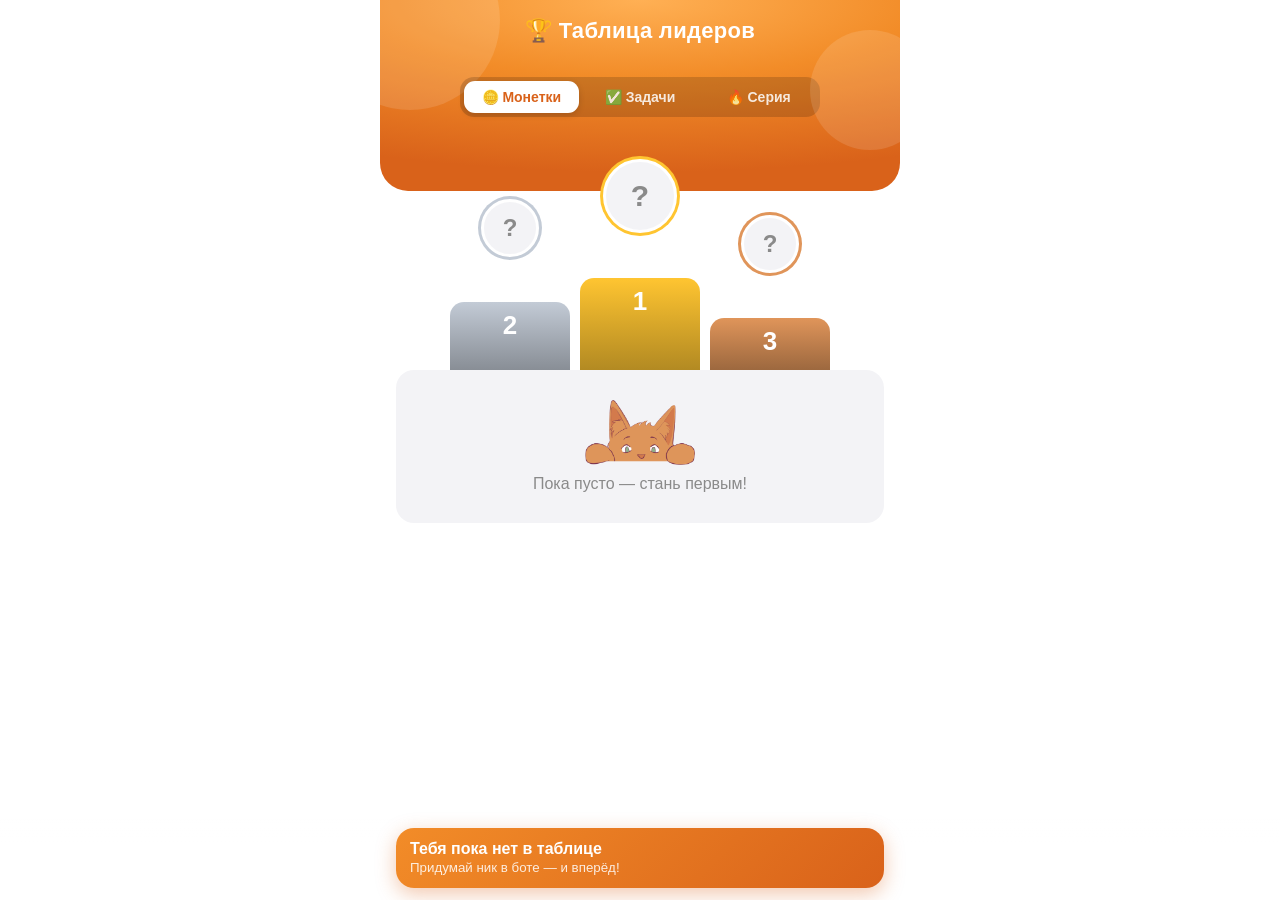
<file: top.html>
<!doctype html>
<html lang="ru">
<head>
  <meta charset="utf-8">
  <meta name="viewport" content="width=device-width, initial-scale=1, viewport-fit=cover, user-scalable=no">
  <title>Таблица лидеров</title>
  <script src="https://telegram.org/js/telegram-web-app.js"></script>
  <!-- Таблицу присылает бот в адресе: top.html?d=<base64url JSON>
       {"t": время, "n": всего учеников, "u": [[ник, монеты, задачи, серия], …], "me": [ник, монеты, задачи, серия, место1, место2, место3] | null, "i": номер моей строки в "u" или -1}
       В "u" — объединение лучших по каждой из трёх таблиц, страница сама сортирует. -->
  <style>
    :root {
      --bg: var(--tg-theme-bg-color, #ffffff);
      --text: var(--tg-theme-text-color, #2b2b2b);
      --muted: var(--tg-theme-hint-color, #8a8a8a);
      --card: var(--tg-theme-secondary-bg-color, #f3f3f6);
      --line: rgba(128, 128, 128, .22);
      --accent: #f28c28;
      --gold: #ffc531; --silver: #c3cbd6; --bronze: #e0955a;
    }
    * { box-sizing: border-box; -webkit-tap-highlight-color: transparent; }
    html, body { margin: 0; min-height: 100%; }
    body {
      background: var(--bg); color: var(--text);
      font-family: -apple-system, "Segoe UI", Roboto, "Helvetica Neue", sans-serif;
      user-select: none; overscroll-behavior: none;
    }
    .wrap { max-width: 520px; margin: 0 auto; padding: 0 16px 120px; }

    /* шапка */
    .hero {
      margin: 0 -16px; padding: 18px 16px 74px; color: #fff; text-align: center;
      background: radial-gradient(120% 90% at 50% 0%, #ffb054 0%, #f28c28 45%, #d9621a 100%);
      border-radius: 0 0 28px 28px; position: relative; overflow: hidden;
    }
    .hero::before, .hero::after {
      content: ""; position: absolute; border-radius: 50%; background: rgba(255,255,255,.12);
    }
    .hero::before { width: 180px; height: 180px; left: -60px; top: -70px; }
    .hero::after { width: 120px; height: 120px; right: -30px; top: 30px; }
    .hero h1 { margin: 0; font-size: 22px; font-weight: 800; letter-spacing: .3px; position: relative; }
    .hero p { margin: 4px 0 0; font-size: 13px; opacity: .85; position: relative; }

    /* вкладки */
    .tabs {
      display: flex; gap: 4px; padding: 4px; margin: 14px auto 0; max-width: 360px;
      background: rgba(0,0,0,.16); border-radius: 14px; position: relative;
    }
    .tabs button {
      flex: 1; border: 0; background: none; color: #fff; font: inherit; font-weight: 700; font-size: 14px;
      padding: 8px 4px; border-radius: 11px; cursor: pointer; opacity: .85; transition: background .2s, color .2s;
    }
    .tabs button.on { background: #fff; color: #d9621a; opacity: 1; box-shadow: 0 2px 6px rgba(0,0,0,.15); }

    /* пьедестал */
    .podium { display: flex; align-items: flex-end; justify-content: center; gap: 10px; margin-top: -58px; position: relative; }
    .pl { flex: 1; max-width: 120px; text-align: center; animation: rise .5s both; }
    .pl.p1 { order: 2; animation-delay: .05s; } .pl.p2 { order: 1; animation-delay: .15s; } .pl.p3 { order: 3; animation-delay: .25s; }
    .pl .av { margin: 0 auto 6px; width: 58px; height: 58px; font-size: 24px; border: 3px solid var(--bg); box-shadow: 0 0 0 3px var(--ring); }
    .pl.p1 .av { width: 74px; height: 74px; font-size: 30px; }
    .pl .crown { font-size: 24px; line-height: 1; height: 26px; }
    .pl .nm { font-weight: 700; font-size: 14px; white-space: nowrap; overflow: hidden; text-overflow: ellipsis; }
    .pl .vl { font-size: 13px; color: var(--muted); margin: 2px 0 6px; font-variant-numeric: tabular-nums; }
    .pl .step {
      border-radius: 14px 14px 0 0; color: #fff; font-weight: 800; font-size: 26px;
      display: flex; align-items: flex-start; justify-content: center; padding-top: 8px;
      background: linear-gradient(180deg, var(--ring), color-mix(in srgb, var(--ring) 70%, #000));
    }
    .p1 { --ring: var(--gold); } .p2 { --ring: var(--silver); } .p3 { --ring: var(--bronze); }
    .p1 .step { height: 92px; } .p2 .step { height: 68px; } .p3 .step { height: 52px; }
    .pl.empty .av { background: var(--card); color: var(--muted); }
    .pl.me .nm { color: var(--accent); }

    .av {
      border-radius: 50%; display: flex; align-items: center; justify-content: center;
      color: #fff; font-weight: 800; background: var(--avbg); flex: none;
    }

    /* список */
    .list { margin-top: 0; background: var(--card); border-radius: 18px; overflow: hidden; }
    .row { display: flex; align-items: center; gap: 12px; padding: 11px 14px; animation: fade .35s both; }
    .row + .row { border-top: 1px solid var(--line); }
    .row .pos { width: 26px; text-align: center; font-weight: 800; color: var(--muted); font-variant-numeric: tabular-nums; }
    .row .av { width: 38px; height: 38px; font-size: 16px; }
    .row .nm { flex: 1; min-width: 0; font-weight: 600; white-space: nowrap; overflow: hidden; text-overflow: ellipsis; }
    .row .vl { font-weight: 800; font-variant-numeric: tabular-nums; white-space: nowrap; }
    .row.me { background: color-mix(in srgb, var(--accent) 16%, transparent); }
    .row.me .nm::after { content: " · ты"; color: var(--accent); font-weight: 700; }

    .empty-state { text-align: center; color: var(--muted); padding: 30px 10px; }
    .empty-state img { width: 110px; display: block; margin: 0 auto 10px; }

    /* моё место — снизу */
    .mine {
      position: fixed; left: 0; right: 0; bottom: 0; padding: 10px 16px calc(12px + env(safe-area-inset-bottom));
      background: linear-gradient(180deg, transparent, var(--bg) 30%);
    }
    .mine .card {
      max-width: 488px; margin: 0 auto; display: flex; align-items: center; gap: 12px; padding: 12px 14px;
      border-radius: 18px; color: #fff; background: linear-gradient(135deg, #f28c28, #d9621a);
      box-shadow: 0 6px 20px rgba(217, 98, 26, .35);
    }
    .mine .big { font-size: 24px; font-weight: 800; min-width: 44px; text-align: center; }
    .mine .av { width: 40px; height: 40px; font-size: 17px; border: 2px solid rgba(255,255,255,.7); }
    .mine .txt { flex: 1; min-width: 0; }
    .mine .txt b { display: block; white-space: nowrap; overflow: hidden; text-overflow: ellipsis; }
    .mine .txt small { opacity: .85; }
    .mine .vl { font-weight: 800; font-size: 17px; white-space: nowrap; }

    .hidden { display: none !important; }
    @keyframes rise { from { opacity: 0; transform: translateY(18px); } to { opacity: 1; transform: none; } }
    @keyframes fade { from { opacity: 0; transform: translateX(-8px); } to { opacity: 1; transform: none; } }
  </style>
</head>
<body>
  <div class="wrap">
    <header class="hero">
      <h1>🏆 Таблица лидеров</h1>
      <p id="sub">&nbsp;</p>
      <nav class="tabs" id="tabs">
        <button data-k="1">🪙 Монетки</button>
        <button data-k="2">✅ Задачи</button>
        <button data-k="3">🔥 Серия</button>
      </nav>
    </header>
    <section class="podium" id="podium"></section>
    <section class="list" id="list"></section>
  </div>
  <div class="mine hidden" id="mine"></div>

  <script>
    const tg = window.Telegram ? window.Telegram.WebApp : null;
    if (tg) { tg.ready(); tg.expand(); }
    const $ = (id) => document.getElementById(id);
    const esc = (s) => String(s).replace(/[&<>"]/g, (c) => ({ "&": "&amp;", "<": "&lt;", ">": "&gt;", '"': "&quot;" }[c]));
    const UNIT = { 1: ["🪙", ["монета", "монеты", "монет"]], 2: ["✅", ["задача", "задачи", "задач"]], 3: ["🔥", ["день", "дня", "дней"]] };
    const plural = (n, w) => w[n % 10 === 1 && n % 100 !== 11 ? 0 : n % 10 >= 2 && n % 10 <= 4 && (n % 100 < 12 || n % 100 > 14) ? 1 : 2];
    const val = (k, v) => `${UNIT[k][0]} ${v}`;
    const COLORS = ["#ff7a59", "#7c5cff", "#1cb0f6", "#2bb673", "#ff5c8a", "#f2b01e", "#00a6a6", "#8e6cff", "#ef6b3b", "#3d8bfd"];
    function avatar(nick, cls = "") {
      let h = 0; for (const ch of nick) h = (h * 31 + ch.codePointAt(0)) >>> 0;
      const letter = [...nick.trim()][0] || "?";
      return `<div class="av ${cls}" style="--avbg:${COLORS[h % COLORS.length]}">${esc(letter.toUpperCase())}</div>`;
    }

    function decode() {
      try {
        const d = new URLSearchParams(location.search).get("d");
        if (!d) return null;
        const b = atob(d.replace(/-/g, "+").replace(/_/g, "/"));
        return JSON.parse(new TextDecoder().decode(Uint8Array.from(b, (c) => c.charCodeAt(0))));
      } catch (e) { return null; }
    }
    const data = decode() || { n: 0, u: [], me: null };
    const me = data.me;
    const mineRow = data.u[data.i];   // ссылка на мою строку в "u" (если я в топе)
    const isMe = (r) => r === mineRow;

    if (data.t) {
      const t = new Date(data.t * 1000);
      $("sub").textContent = `${data.n} ${plural(data.n, ["ученик", "ученика", "учеников"])} · обновлено ${t.toLocaleTimeString("ru-RU", { hour: "2-digit", minute: "2-digit" })}`;
    }

    function render(k) {
      document.querySelectorAll("#tabs button").forEach((b) => b.classList.toggle("on", +b.dataset.k === k));
      const rows = data.u.slice().sort((a, b) => b[k] - a[k] || a[0].toLowerCase().localeCompare(b[0].toLowerCase()));
      // пьедестал
      let pod = "";
      for (let i = 0; i < 3; i++) {
        const r = rows[i];
        pod += r
          ? `<div class="pl p${i + 1}${isMe(r) ? " me" : ""}"><div class="crown">${i === 0 ? "👑" : ""}</div>${avatar(r[0])}
               <div class="nm">${esc(r[0])}</div><div class="vl">${val(k, r[k])}</div><div class="step">${i + 1}</div></div>`
          : `<div class="pl p${i + 1} empty"><div class="crown"></div><div class="av">?</div>
               <div class="nm">&nbsp;</div><div class="vl">&nbsp;</div><div class="step">${i + 1}</div></div>`;
      }
      $("podium").innerHTML = pod;
      // список (с 4-го места)
      const rest = rows.slice(3, 15);
      $("list").innerHTML = !rows.length
        ? `<div class="empty-state"><img src="cat.png" alt="">Пока пусто — стань первым!</div>`
        : rest.map((r, i) => `<div class="row${isMe(r) ? " me" : ""}" style="animation-delay:${i * 0.03}s">
              <div class="pos">${i + 4}</div>${avatar(r[0])}<div class="nm">${esc(r[0])}</div><div class="vl">${val(k, r[k])}</div></div>`).join("");
      $("list").classList.toggle("hidden", rows.length > 0 && !rest.length);
      // моё место
      if (me) {
        const place = me[3 + k];
        $("mine").innerHTML = `<div class="card"><div class="big">${place}</div>${avatar(me[0])}
          <div class="txt"><b>${esc(me[0])}</b><small>твоё место из ${data.n}</small></div>
          <div class="vl">${me[k]} ${plural(me[k], UNIT[k][1])}</div></div>`;
        $("mine").classList.remove("hidden");
      } else {
        $("mine").innerHTML = `<div class="card"><div class="txt"><b>Тебя пока нет в таблице</b><small>Придумай ник в боте — и вперёд!</small></div></div>`;
        $("mine").classList.remove("hidden");
      }
    }

    let cur = 1;
    $("tabs").addEventListener("click", (e) => {
      const b = e.target.closest("button"); if (!b || +b.dataset.k === cur) return;
      cur = +b.dataset.k; render(cur);
      if (tg && tg.HapticFeedback) tg.HapticFeedback.selectionChanged();
    });
    render(cur);
  </script>
</body>
</html>
</file>
<file: style.css>
/* Цвета берутся из темы Telegram (светлая/тёмная), а если их нет — запасные */
:root {
  --bg: var(--tg-theme-bg-color, #ffffff);
  --text: var(--tg-theme-text-color, #3c3c3c);
  --muted: var(--tg-theme-hint-color, #8a8a8a);
  --card: var(--tg-theme-secondary-bg-color, #f4f4f4);
  --line: rgba(128, 128, 128, .28);
  --accent: #f28c28;            /* оранжевый, как кот */
  --accent-dark: #c96b12;
  --green: #58cc02; --green-dark: #46a302; --green-bg: rgba(88, 204, 2, .16);
  --red: #ff4b4b;   --red-dark: #d93a3a;   --red-bg: rgba(255, 75, 75, .16);
  --blue: #1cb0f6;
  --gold: #ffc800;
}

* { box-sizing: border-box; -webkit-tap-highlight-color: transparent; }
html, body { height: 100%; }
body {
  margin: 0;
  background: var(--bg);
  color: var(--text);
  font-family: -apple-system, "Segoe UI", Roboto, "Helvetica Neue", sans-serif;
  overscroll-behavior: none;
  user-select: none;
}
button { font: inherit; color: inherit; }
.hidden { display: none !important; }
.screen { min-height: 100%; display: flex; flex-direction: column; }

/* ---------- Кнопка в стиле «3D» ---------- */
.btn {
  width: 100%; border: 0; border-radius: 16px; padding: 15px;
  font-size: 16px; font-weight: 800; letter-spacing: .5px; text-transform: uppercase;
  background: var(--green); color: #fff; box-shadow: 0 4px 0 var(--green-dark);
  cursor: pointer;
}
.btn:active:not(:disabled) { transform: translateY(3px); box-shadow: 0 1px 0 var(--green-dark); }
.btn:disabled { background: var(--line); color: var(--muted); box-shadow: none; cursor: default; }
.btn.red { background: var(--red); box-shadow: 0 4px 0 var(--red-dark); }

/* ---------- Путь ---------- */
.topbar {
  position: sticky; top: 0; z-index: 5; background: var(--bg);
  display: flex; align-items: center; justify-content: space-between; gap: 8px;
  padding: 10px 16px; border-bottom: 2px solid var(--line);
}
.seg { display: flex; background: var(--card); border-radius: 12px; padding: 3px; }
.seg button { border: 0; background: none; padding: 7px 12px; border-radius: 10px; font-weight: 700; font-size: 14px; color: var(--muted); }
.seg button.on { background: var(--accent); color: #fff; }
.stats { display: flex; gap: 14px; font-size: 15px; white-space: nowrap; }

.units { padding: 8px 16px 60px; max-width: 520px; width: 100%; margin: 0 auto; }
.unithead {
  margin: 18px 0 8px; border-radius: 16px; padding: 14px 16px; color: #fff;
  box-shadow: 0 4px 0 rgba(0, 0, 0, .18);
}
.unithead small { display: block; font-weight: 700; opacity: .85; font-size: 12px; text-transform: uppercase; letter-spacing: .5px; }
.unithead b { font-size: 19px; }
.unithead .cnt { float: right; font-weight: 700; opacity: .9; font-size: 14px; margin-top: 2px; }
.nodes { display: flex; flex-direction: column; align-items: center; gap: 16px; padding: 12px 0 6px; }
.node {
  position: relative; width: 70px; height: 64px; border-radius: 50%; border: 0;
  font-size: 28px; color: #fff; cursor: pointer;
  background: var(--c); box-shadow: 0 7px 0 rgba(0, 0, 0, .22);
}
.node:active { transform: translateY(5px); box-shadow: 0 2px 0 rgba(0, 0, 0, .22); }
.node.locked { background: var(--line); color: var(--muted); box-shadow: 0 7px 0 rgba(128, 128, 128, .25); cursor: default; }
.node.done { background: var(--gold); box-shadow: 0 7px 0 #d9a800; }
.node.current::after {
  content: "СТАРТ"; position: absolute; top: -34px; left: 50%; transform: translateX(-50%);
  background: var(--bg); color: var(--c); border: 2px solid var(--line); border-radius: 10px;
  font-size: 12px; font-weight: 800; padding: 4px 9px; animation: bob 1.2s ease-in-out infinite;
}
.node.current { margin-top: 26px; }
@keyframes bob { 50% { transform: translate(-50%, -4px); } }

/* ---------- Окошко урока ---------- */
.sheet { position: fixed; inset: 0; z-index: 20; background: rgba(0, 0, 0, .35); display: flex; align-items: flex-end; }
.sheetbox { width: 100%; background: var(--bg); border-radius: 20px 20px 0 0; padding: 20px 16px calc(20px + env(safe-area-inset-bottom)); }
.sheettitle { font-size: 20px; font-weight: 800; margin-bottom: 6px; }
.sheettext { color: var(--muted); margin-bottom: 16px; line-height: 1.4; }

/* ---------- Урок ---------- */
.lessonbar { display: flex; align-items: center; gap: 12px; padding: 12px 16px; }
.x { border: 0; background: none; font-size: 22px; color: var(--muted); padding: 4px; cursor: pointer; }
.progress { flex: 1; height: 16px; background: var(--line); border-radius: 10px; overflow: hidden; }
#progFill { height: 100%; width: 0; background: var(--green); border-radius: 10px; transition: width .35s ease; box-shadow: inset 0 -4px 0 rgba(0,0,0,.08); }

.exercise { flex: 1; padding: 8px 16px 16px; max-width: 560px; width: 100%; margin: 0 auto; }
.kicker { font-size: 13px; font-weight: 800; letter-spacing: .5px; text-transform: uppercase; color: var(--accent); margin: 6px 0 4px; }
.task { font-size: 21px; font-weight: 800; margin: 0 0 18px; line-height: 1.3; }
.legend { color: var(--muted); font-size: 15px; line-height: 1.45; }

/* Формулы: дробь в две строки */
.f { font-family: "Cambria Math", "Times New Roman", Georgia, serif; font-size: 26px; display: inline-flex; align-items: center; gap: .28em; flex-wrap: wrap; }
.f sub, .f sup { font-size: .6em; }
.frac { display: inline-flex; flex-direction: column; align-items: center; vertical-align: middle; }
.frac > span { padding: 0 .15em; }
.frac > span:first-child { border-bottom: 2px solid currentColor; }
.f.big { font-size: 38px; }
.f.small { font-size: 20px; }

.introcard { border: 2px solid var(--line); border-radius: 18px; padding: 22px 16px; text-align: center; }
.introcard .f { justify-content: center; margin: 6px 0 14px; }
.introcard .name { font-size: 18px; font-weight: 800; margin-bottom: 4px; }

/* Сборка формулы */
.answerline {
  display: flex; align-items: center; flex-wrap: wrap; gap: 8px; min-height: 64px;
  padding: 8px 0; border-bottom: 2px solid var(--line); margin-bottom: 26px;
}
.answerline .lhs { font-size: 24px; margin-right: 2px; }
.pool { display: flex; flex-wrap: wrap; gap: 10px; justify-content: center; }
.tile {
  font-family: "Cambria Math", "Times New Roman", Georgia, serif; font-size: 22px;
  min-width: 46px; padding: 9px 13px; border-radius: 13px; cursor: pointer;
  background: var(--bg); border: 2px solid var(--line); box-shadow: 0 4px 0 var(--line);
}
.tile:active { transform: translateY(2px); box-shadow: 0 2px 0 var(--line); }
.tile.ghost { visibility: hidden; }
.tile sub, .tile sup { font-size: .6em; }

/* Варианты ответа */
.options { display: flex; flex-direction: column; gap: 12px; }
.opt {
  text-align: left; padding: 14px 16px; border-radius: 16px; cursor: pointer;
  background: var(--bg); border: 2px solid var(--line); box-shadow: 0 4px 0 var(--line);
  font-size: 17px; font-weight: 600; min-height: 58px; display: flex; align-items: center;
}
.opt.sel { border-color: var(--blue); background: rgba(28, 176, 246, .12); box-shadow: 0 4px 0 var(--blue); }
.opt .f { font-size: 23px; }

/* Найди пары */
.pairs { display: grid; grid-template-columns: 1fr 1fr; gap: 10px; }
.pairs .opt { justify-content: center; text-align: center; font-size: 14px; padding: 10px 8px; min-height: 66px; }
.pairs .opt .f { font-size: 18px; justify-content: center; }
.opt.ok { border-color: var(--green); background: var(--green-bg); box-shadow: 0 4px 0 var(--green); }
.opt.bad { border-color: var(--red); background: var(--red-bg); box-shadow: 0 4px 0 var(--red); animation: shake .3s; }
.opt.gone { opacity: .35; pointer-events: none; box-shadow: none; }
@keyframes shake { 25% { transform: translateX(-5px); } 75% { transform: translateX(5px); } }

/* Нижняя панель и итог ответа */
.footer { position: sticky; bottom: 0; padding: 14px 16px calc(14px + env(safe-area-inset-bottom)); background: var(--bg); border-top: 2px solid var(--line); }
.footer.good { background: var(--green-bg); border-top-color: transparent; }
.footer.good .feedback { color: var(--green-dark); }
.footer.bad { background: var(--red-bg); border-top-color: transparent; }
.footer.bad .feedback { color: var(--red-dark); }
.feedback:empty { display: none; }
.feedback { margin-bottom: 12px; }
.feedback .title { font-size: 20px; font-weight: 800; margin-bottom: 4px; }
.feedback .f { font-size: 22px; color: var(--text); }
.feedback .legend { font-size: 14px; margin-top: 4px; }

/* ---------- Урок пройден ---------- */
.donebox { flex: 1; display: flex; flex-direction: column; align-items: center; justify-content: center; padding: 24px 16px; text-align: center; }
.cat { width: 200px; max-width: 60%; }
.donebox h1 { color: var(--gold); font-size: 28px; margin: 14px 0 22px; text-shadow: 0 2px 0 rgba(0,0,0,.08); }
.cards { display: flex; gap: 10px; width: 100%; max-width: 420px; }
.statcard { flex: 1; border-radius: 14px; border: 2px solid var(--c); overflow: hidden; }
.statcard small { display: block; background: var(--c); color: #fff; font-weight: 800; font-size: 11px; padding: 4px; }
.statcard b { display: block; font-size: 22px; padding: 10px 4px; color: var(--c); }
.statcard.xp { --c: var(--gold); }
.statcard.acc { --c: var(--green); }
.statcard.fire { --c: var(--accent); }

/* ---------- Маленькая дробь внутри плитки (3/2, 1/R₁) ---------- */
.frac.sm { font-size: .72em; line-height: 1.05; }
.frac.sm > span:first-child { border-bottom-width: 1.5px; }

/* ---------- Вывод формулы ---------- */
.node.deriv:not(.locked):not(.done) { box-shadow: 0 7px 0 rgba(0, 0, 0, .22), 0 0 0 5px var(--bg), 0 0 0 8px var(--c); }
.sheetf { margin-top: 10px; }
.sheetf .f { font-size: 24px; color: var(--text); }
.steps { display: flex; flex-direction: column; gap: 12px; }
.step { display: flex; gap: 12px; border: 2px solid var(--line); border-radius: 16px; padding: 12px 14px; }
.step.fresh { animation: pop .35s ease; border-color: var(--accent); }
@keyframes pop { from { opacity: 0; transform: translateY(8px); } }
.stepn { flex: none; width: 28px; height: 28px; border-radius: 50%; background: var(--accent); color: #fff; font-weight: 800; display: flex; align-items: center; justify-content: center; font-size: 14px; }
.stepb { flex: 1; min-width: 0; }
.says { font-size: 16px; font-weight: 600; line-height: 1.4; margin-bottom: 6px; }
h2.says { font-size: 18px; font-weight: 700; margin-bottom: 14px; }
.stepf .f { font-size: 24px; }
.stepq { font-size: 16px; }
.known { background: var(--card); border-radius: 14px; padding: 10px 12px; margin: 4px 0 12px; }
.known .given { color: var(--muted); font-size: 14px; line-height: 1.4; }
.knownf { display: flex; flex-direction: column; gap: 4px; margin-top: 8px; }
.knownf .f { font-size: 19px; }

/* ---------- Сборка: числитель / черта / знаменатель ---------- */
.eqbuild { display: flex; align-items: center; gap: 10px; margin-bottom: 26px; flex-wrap: wrap; }
.eqbuild .lhs { font-size: 26px; gap: .3em; }
.fracbox { flex: 1; min-width: 200px; display: flex; flex-direction: column; align-items: stretch; }
.fbar { height: 3px; background: var(--text); border-radius: 2px; margin: 6px 0; }
.zone { display: flex; flex-wrap: wrap; justify-content: center; align-items: center; gap: 8px; }
.znum, .zden {
  min-height: 60px; padding: 6px; border-radius: 14px; border: 2px dashed var(--line);
  transition: background .15s, border-color .15s;
}
.znum.act, .zden.act { border-color: var(--blue); }
.zone.over { background: rgba(28, 176, 246, .14); border-color: var(--blue); }
.zone.lockedz { border-style: solid; border-color: transparent; }
.zone.lockedz .tile { pointer-events: none; }
.pool { min-height: 64px; border-radius: 14px; padding: 6px; }
.tile { touch-action: none; }
.tile.dragging { opacity: .3; border-style: dashed; }
.ghostdrag {
  position: fixed; left: 0; top: 0; z-index: 50; pointer-events: none; margin: 0;
  box-shadow: 0 10px 22px rgba(0, 0, 0, .25); border-color: var(--blue);
}
.brand { font-weight: 800; font-size: 16px; color: var(--accent); }

/* ---------- Выбор формул ---------- */
.sechead { display: flex; align-items: center; gap: 10px; width: 100%; margin: 22px 0 8px; padding: 6px 2px; border: 0; background: none; cursor: pointer; text-align: left;
  font-size: 13px; font-weight: 800; letter-spacing: .5px; text-transform: uppercase; color: var(--accent); }
.sechead small { margin-left: auto; color: var(--muted); font-weight: 700; text-transform: none; letter-spacing: 0; }
.topic { display: flex; gap: 8px; margin-bottom: 8px; }
.trow, .more, .frow {
  border: 2px solid var(--line); background: var(--bg); border-radius: 14px; cursor: pointer;
  box-shadow: 0 3px 0 var(--line);
}
.trow { flex: 1; display: flex; align-items: center; gap: 10px; padding: 12px; text-align: left; border-left: 6px solid var(--c); }
.trow b { flex: 1; font-size: 16px; }
.trow small { color: var(--muted); font-weight: 700; }
.more { width: 48px; font-size: 18px; color: var(--muted); }
.flist { display: flex; flex-direction: column; gap: 6px; margin: 0 0 12px 14px; }
.frow { display: flex; align-items: center; gap: 10px; padding: 8px 12px; text-align: left; }
.frow .fn { display: flex; flex-direction: column; gap: 2px; font-size: 14px; font-weight: 600; }
.frow .f { font-size: 18px; }
.chk { flex: none; width: 22px; height: 22px; border-radius: 7px; border: 2px solid var(--line); position: relative; }
.chk.on { background: var(--green); border-color: var(--green); }
.chk.on::after { content: "✓"; color: #fff; font-weight: 900; font-size: 14px; position: absolute; inset: 0; display: flex; align-items: center; justify-content: center; }
.chk.part { border-color: var(--green); }
.chk.part::after { content: ""; position: absolute; left: 4px; right: 4px; top: 8px; height: 3px; border-radius: 2px; background: var(--green); }

/* ---------- Итог ---------- */
.donebad { width: 100%; max-width: 420px; margin-top: 22px; text-align: left; display: flex; flex-direction: column; gap: 8px; }
.badf { border: 2px solid var(--red-bg); border-radius: 14px; padding: 8px 12px; }
.donebtns { display: flex; flex-direction: column; gap: 10px; }
.btn.ghostbtn { background: none; color: var(--muted); box-shadow: none; border: 2px solid var(--line); }

/* ---------- Корень: знак растягивается на всю высоту того, что под ним ---------- */
.sqrt { display: inline-flex; align-items: stretch; }
.rsign { flex: none; width: .55em; display: flex; }
.rsign svg { width: 100%; height: 100%; overflow: visible; }
.rsign path { fill: none; stroke: currentColor; stroke-width: 2; stroke-linejoin: round; }
.sqrt .rad { display: inline-flex; align-items: center; border-top: 2px solid currentColor; padding: 3px .12em 0; }

/* Плитки сборки (span, чтобы плитки можно было класть внутрь плитки-корня) */
.tile { display: inline-flex; align-items: center; justify-content: center; }
.tile.rt { font-size: 24px; }
.tile.rt.open {
  align-items: stretch; padding: 4px 6px 4px 2px; min-width: 0;
  border-style: dashed; box-shadow: none; background: transparent;
}
.tile.rt.open > .rsign { width: 20px; cursor: grab; touch-action: none; }
.rin { display: flex; flex-direction: column; justify-content: center; border-top: 2px solid var(--text); padding: 6px 2px 2px; }
.rz { min-height: 46px; min-width: 64px; padding: 4px; border-radius: 10px; border: 2px dashed var(--line); }
.rz.act { border-color: var(--blue); }
.rin .fbar { margin: 4px 0; height: 2px; }
.ghostdrag.rt.open { background: var(--bg); }

/* ---------- Вкладки выбора ---------- */
.tabs { position: sticky; top: 45px; z-index: 4; display: flex; gap: 8px; padding: 8px 16px; background: var(--bg); border-bottom: 2px solid var(--line); max-width: 520px; width: 100%; box-sizing: border-box; margin: 0 auto; }
.tabs button { flex: 1; padding: 10px 6px; border-radius: 12px; border: 2px solid var(--line); background: none; color: var(--muted); font: inherit; font-weight: 800; font-size: 15px; cursor: pointer; }
.tabs button.on { border-color: var(--blue); color: var(--blue); background: rgba(28, 176, 246, .12); box-shadow: 0 3px 0 var(--blue); }

/* ---------- Вывод: «что уже есть» ---------- */
.hist { margin: 10px 0 14px; padding: 10px 12px; border-radius: 14px; background: rgba(28, 176, 246, .08); border: 2px dashed rgba(28, 176, 246, .45); }
.hlabel { font-size: 12px; font-weight: 800; letter-spacing: .4px; text-transform: uppercase; color: var(--blue); margin-bottom: 6px; }
.hitem { margin: 6px 0; color: var(--muted); overflow-x: auto; }
.hitem.last { color: var(--text); background: var(--bg); border: 2px solid var(--blue); border-radius: 12px; padding: 8px 10px; box-shadow: 0 3px 0 var(--blue); }
.hfact { font-size: 15px; font-weight: 700; }
</file>
<file: duel.css>
/* ⚔️ Дуэли — мини-игра в Telegram. Тёмная «игровая» тема, всё под большой палец. */
:root {
  --bg0: #14163a; --bg1: #271b57; --card: rgba(255,255,255,.08); --line: rgba(255,255,255,.12);
  --text: #f4f5ff; --muted: #a9acd0;
  --gold: #ffc531; --gold2: #f59e0b; --orange: #f28c28; --green: #35d07f; --red: #ff5d6c;
  --blue: #4f9dff; --purple: #8f66ff; --teal: #1fc7b6;
}
* { box-sizing: border-box; -webkit-tap-highlight-color: transparent; }
html, body { margin: 0; height: 100%; overflow: hidden; background: var(--bg0); }
body {
  color: var(--text); font-family: -apple-system, "Segoe UI", Roboto, "Helvetica Neue", sans-serif;
  user-select: none; -webkit-user-select: none; overscroll-behavior: none; touch-action: manipulation;
}
#app {
  position: fixed; inset: 0; height: var(--tg-viewport-stable-height, 100dvh); max-width: 520px; margin: 0 auto;
  background: radial-gradient(120% 70% at 50% 0%, var(--bg1) 0%, var(--bg0) 70%); overflow: hidden;
}
.hidden { display: none !important; }
.muted { color: var(--muted); }
.grow { flex: 1; min-width: 0; }
h1, h2, p { margin: 0; }

.screen {
  position: absolute; inset: 0; display: none; flex-direction: column;
  padding: max(10px, env(safe-area-inset-top)) 14px max(12px, env(safe-area-inset-bottom)); overflow: hidden;
}
.screen.on { display: flex; animation: fadeIn .25s both; }
.screen.center { align-items: center; justify-content: center; text-align: center; gap: 14px; }
@keyframes fadeIn { from { opacity: 0; transform: translateY(8px); } to { opacity: 1; transform: none; } }

/* ---------- кнопки */
.btn {
  border: 0; border-radius: 16px; padding: 13px 18px; font: inherit; font-weight: 800; font-size: 16px; color: #fff;
  background: #555a85; box-shadow: 0 4px 0 rgba(0,0,0,.35); cursor: pointer; transition: transform .08s, box-shadow .08s, filter .15s;
  min-width: 0;
}
.btn:active:not(:disabled) { transform: translateY(3px); box-shadow: 0 1px 0 rgba(0,0,0,.35); }
.btn:disabled { filter: grayscale(.7) brightness(.8); opacity: .7; }
.btn.gold { background: linear-gradient(180deg, #ffd84d, var(--gold2)); color: #4a2b00; box-shadow: 0 4px 0 #a86300; }
.btn.blue { background: linear-gradient(180deg, #62adff, #2f7de0); box-shadow: 0 4px 0 #1b4f99; }
.btn.purple { background: linear-gradient(180deg, #a07cff, #6d46e0); box-shadow: 0 4px 0 #43289a; }
.btn.teal { background: linear-gradient(180deg, #3ed9c8, #12a496); box-shadow: 0 4px 0 #0a6a61; }
.btn.red { background: linear-gradient(180deg, #ff7c88, #e0424f); box-shadow: 0 4px 0 #8f1d27; }
.btn.green { background: linear-gradient(180deg, #4fe596, #1ea862); box-shadow: 0 4px 0 #0f6b3a; }
.btn.ghost { background: rgba(255,255,255,.1); box-shadow: none; }
.btn.big { font-size: 24px; padding: 18px; letter-spacing: .5px; }
.pulse { animation: pulse 1.6s ease-in-out infinite; }
@keyframes pulse { 50% { transform: scale(1.03); filter: brightness(1.1); } }

/* ---------- аватарки */
.av {
  width: 46px; height: 46px; border-radius: 50%; flex: none; display: flex; align-items: center; justify-content: center;
  font-weight: 800; font-size: 20px; color: #fff; background: var(--c, #6d46e0); border: 3px solid rgba(255,255,255,.85);
  box-shadow: 0 3px 8px rgba(0,0,0,.35); overflow: hidden;
}
.av.sm { width: 38px; height: 38px; font-size: 16px; border-width: 2px; }
.av.xl { width: 92px; height: 92px; font-size: 40px; }
.av img { width: 100%; height: 100%; object-fit: cover; }

/* ---------- лобби */
.top { display: flex; align-items: center; gap: 10px; padding: 4px 0 10px; }
.who { display: flex; align-items: center; gap: 10px; flex: 1; min-width: 0; }
.nm { font-weight: 800; font-size: 16px; white-space: nowrap; overflow: hidden; text-overflow: ellipsis; }
.lg { font-size: 12px; color: var(--muted); }
.bar { height: 6px; border-radius: 4px; background: rgba(255,255,255,.14); margin-top: 4px; overflow: hidden; }
.bar i { display: block; height: 100%; width: 0; background: linear-gradient(90deg, var(--gold), var(--orange)); border-radius: 4px; transition: width .6s; }
.pills { display: flex; flex-direction: column; gap: 4px; align-items: flex-end; }
.pill { background: var(--card); border: 1px solid var(--line); border-radius: 999px; padding: 4px 10px; font-weight: 800; font-size: 14px; white-space: nowrap; }
.pill.hot { color: #ffb347; }

.lobbyMain { flex: 1; overflow-y: auto; display: flex; flex-direction: column; gap: 12px; padding-bottom: 8px; -webkit-overflow-scrolling: touch; }
.hero { display: flex; align-items: center; gap: 12px; background: var(--card); border: 1px solid var(--line); border-radius: 20px; padding: 12px 14px; }
.hero h1 { font-size: 19px; }
.hero p { font-size: 13px; color: var(--muted); margin-top: 2px; line-height: 1.3; }
.heroCat { width: 64px; height: 64px; object-fit: contain; animation: bob 3s ease-in-out infinite; }
@keyframes bob { 50% { transform: translateY(-5px) rotate(-3deg); } }
.stakes { display: flex; gap: 8px; }
.stake {
  flex: 1; border: 2px solid var(--line); background: var(--card); color: var(--text); border-radius: 14px; padding: 9px 4px;
  font: inherit; font-weight: 800; font-size: 14px; cursor: pointer;
}
.stake.on { border-color: var(--gold); background: rgba(255,197,49,.18); color: var(--gold); }
.stake:disabled { opacity: .4; }
.hint { font-size: 12px; color: var(--muted); text-align: center; line-height: 1.35; }
.row2 { display: grid; grid-template-columns: 1fr 1fr; gap: 10px; }
.tiles { display: grid; grid-template-columns: repeat(4, 1fr); gap: 8px; }
.tile {
  position: relative; border: 1px solid var(--line); background: var(--card); border-radius: 16px; color: var(--text);
  padding: 10px 2px 8px; display: flex; flex-direction: column; align-items: center; gap: 2px; font: inherit; cursor: pointer;
}
.tile .ico { font-size: 26px; line-height: 1; }
.tile b { font-size: 11px; font-weight: 700; }
.tile:active { transform: scale(.96); }
.badge {
  position: absolute; top: -6px; right: 4px; min-width: 20px; height: 20px; border-radius: 10px; background: var(--red);
  font-style: normal; font-size: 12px; font-weight: 800; display: flex; align-items: center; justify-content: center; padding: 0 5px;
  animation: pulse 1.4s infinite;
}
.bag { display: flex; justify-content: center; gap: 8px; flex-wrap: wrap; }
.bag span { background: var(--card); border-radius: 999px; padding: 4px 10px; font-weight: 700; font-size: 14px; }

/* ---------- поиск */
.radar { position: relative; width: 150px; height: 150px; display: flex; align-items: center; justify-content: center; font-size: 46px; }
.radar i { position: absolute; inset: 0; border: 3px solid var(--blue); border-radius: 50%; opacity: 0; animation: ping 2.4s infinite; }
.radar i:nth-child(2) { animation-delay: .8s; } .radar i:nth-child(3) { animation-delay: 1.6s; }
@keyframes ping { from { transform: scale(.2); opacity: .9; } to { transform: scale(1); opacity: 0; } }

/* ---------- вызов друга */
.envelope { font-size: 64px; animation: bob 2s ease-in-out infinite; }
.linkbox { background: rgba(0,0,0,.28); border: 1px dashed var(--line); border-radius: 12px; padding: 10px 12px; font-size: 13px; word-break: break-all; max-width: 100%; user-select: text; -webkit-user-select: text; }
#s-invite .btn { width: 100%; max-width: 320px; }
.waiting { color: var(--muted); font-weight: 700; }
.dots i { font-style: normal; animation: blink 1.2s infinite; }
.dots i:nth-child(2) { animation-delay: .2s; } .dots i:nth-child(3) { animation-delay: .4s; }
@keyframes blink { 0%, 60%, 100% { opacity: .2; } 30% { opacity: 1; } }
.mascot { width: 110px; height: 110px; object-fit: contain; }
.spin { animation: bob 1.6s ease-in-out infinite; }

/* ---------- VS */
.vs { align-items: center; justify-content: space-between; padding: 0; }
.vsSide { flex: 1; width: 100%; display: flex; flex-direction: column; align-items: center; justify-content: center; gap: 8px; text-align: center; padding: 20px; }
.vsSide.you { background: linear-gradient(135deg, rgba(79,157,255,.35), transparent); animation: inL .5s both; }
.vsSide.opp { background: linear-gradient(315deg, rgba(255,93,108,.35), transparent); animation: inR .5s .1s both; }
@keyframes inL { from { transform: translateX(-100%); } } @keyframes inR { from { transform: translateX(100%); } }
.vsSide .n { font-size: 22px; font-weight: 800; } .vsSide .l { color: var(--muted); font-weight: 700; }
.vsMid { text-align: center; padding: 4px 0; z-index: 1; }
.vsText { font-size: 54px; font-weight: 900; color: var(--gold); text-shadow: 0 4px 0 #a86300, 0 0 24px rgba(255,197,49,.6); animation: pop .6s both; }
@keyframes pop { from { transform: scale(3); opacity: 0; } }
.vsStake { font-weight: 800; color: var(--gold); min-height: 22px; }
.vsCount { font-size: 38px; font-weight: 900; min-height: 48px; }
.vsCount.tick { animation: pop .5s both; }

/* ---------- бой */
.hud { display: flex; align-items: flex-start; gap: 6px; padding-top: 2px; }
.pl { width: 72px; display: flex; flex-direction: column; align-items: center; gap: 2px; position: relative; }
.pn { font-size: 11px; font-weight: 700; max-width: 72px; white-space: nowrap; overflow: hidden; text-overflow: ellipsis; }
.pl.opp.shake .av { animation: shake .4s; }
.pl.gone .av { filter: grayscale(1); opacity: .5; }
.mid { flex: 1; text-align: center; }
.score { font-size: 28px; font-weight: 900; line-height: 1; display: flex; justify-content: center; gap: 8px; }
.score span { color: var(--muted); }
.pips { display: flex; justify-content: center; gap: 5px; margin: 3px 0; min-height: 10px; }
.pips i { width: 10px; height: 10px; border-radius: 50%; background: rgba(255,255,255,.2); }
.pips i.w { background: var(--green); } .pips i.l { background: var(--red); } .pips i.d { background: var(--gold); } .pips i.cur { outline: 2px solid #fff; }
.timer { font-size: 20px; font-weight: 800; font-variant-numeric: tabular-nums; }
.timer.low { color: var(--red); animation: pulse 1s infinite; }
.tbar { height: 5px; background: rgba(255,255,255,.12); border-radius: 3px; margin: 4px 0 6px; overflow: hidden; }
.tbar i { display: block; height: 100%; width: 100%; background: linear-gradient(90deg, var(--green), var(--gold)); transform-origin: left; transition: transform .3s linear; }
.tbar.low i { background: var(--red); }
.bubble { position: absolute; top: 34px; font-size: 40px; opacity: 0; pointer-events: none; }
.bubble.show { animation: floatUp 2.4s both; }
.pl.you .bubble { top: 34px; }
@keyframes floatUp { 0% { opacity: 0; transform: translateY(10px) scale(.5); } 15% { opacity: 1; transform: translateY(0) scale(1.15); } 80% { opacity: 1; } 100% { opacity: 0; transform: translateY(40px); } }
@keyframes shake { 20% { transform: translateX(-6px); } 40% { transform: translateX(6px); } 60% { transform: translateX(-4px); } 80% { transform: translateX(4px); } }

.status { display: flex; gap: 6px; flex-wrap: wrap; justify-content: center; min-height: 0; }
.status:not(:empty) { margin-bottom: 6px; }
.chip { background: rgba(255,255,255,.14); border-radius: 999px; padding: 4px 10px; font-size: 12px; font-weight: 700; animation: fadeIn .25s both; }
.chip.warn { background: rgba(255,93,108,.3); } .chip.good { background: rgba(53,208,127,.28); } .chip.info { background: rgba(79,157,255,.3); }

.cardwrap {
  position: relative; flex: 1; min-height: 120px; overflow: hidden; background: #fff; border-radius: 16px;
  box-shadow: 0 6px 18px rgba(0,0,0,.35);
}
.scr { position: absolute; inset: 0; overflow: auto; -webkit-overflow-scrolling: touch; }
.inner { position: relative; }
.cardwrap img { display: block; width: 100%; height: auto; }
.cardwrap canvas { display: none; position: absolute; left: 0; top: 0; width: 100%; height: auto; transition: filter .6s; }
.cardwrap.smoking canvas { display: block; }
.cardwrap.fade canvas { display: block; opacity: 0; transition: opacity .8s; }
.puffs { display: none; position: absolute; inset: 0; pointer-events: none; overflow: hidden; }
.cardwrap.smoking .puffs { display: block; }
.puffs i {
  position: absolute; width: 70%; height: 55%; border-radius: 50%; background: radial-gradient(closest-side, rgba(110,110,125,.85), rgba(110,110,125,0));
  filter: blur(14px); animation: drift 6s ease-in-out infinite alternate;
}
.puffs i:nth-child(1) { left: -20%; top: -10%; } .puffs i:nth-child(2) { right: -25%; top: 20%; animation-delay: -2s; }
.puffs i:nth-child(3) { left: 10%; bottom: -15%; animation-delay: -4s; } .puffs i:nth-child(4) { right: 5%; bottom: 5%; animation-delay: -1s; width: 50%; }
@keyframes drift { to { transform: translate(14%, 8%) scale(1.2); } }
.lockMask { position: absolute; left: 0; right: 0; bottom: 0; height: 44px; display: flex; align-items: center; justify-content: center; background: rgba(255,93,108,.94); font-weight: 800; font-size: 15px; text-align: center; padding: 0 10px; z-index: 3; }

.dock { padding-top: 8px; display: flex; flex-direction: column; gap: 6px; }
.items { display: flex; gap: 6px; }
.it {
  flex: 1; position: relative; height: 44px; border: 1px solid var(--line); background: var(--card); border-radius: 12px; color: var(--text);
  font: inherit; font-size: 20px; cursor: pointer; padding: 0;
}
.it small { position: absolute; right: 3px; bottom: 1px; font-size: 11px; font-weight: 800; background: rgba(0,0,0,.45); border-radius: 8px; padding: 0 4px; }
.it.empty { opacity: .45; } .it.cd { opacity: .45; }
.it.on { border-color: var(--teal); box-shadow: 0 0 10px var(--teal); }
.it:active { transform: scale(.94); }
.emotes { display: flex; gap: 6px; justify-content: space-between; background: rgba(0,0,0,.3); border-radius: 14px; padding: 6px; animation: fadeIn .2s both; }
.emotes button { flex: 1; font-size: 26px; background: none; border: 0; padding: 2px; cursor: pointer; }
.answer {
  height: 48px; border-radius: 14px; background: rgba(0,0,0,.35); border: 2px solid var(--line); display: flex; align-items: center; justify-content: center;
  font-size: 26px; font-weight: 800; letter-spacing: 1px; font-variant-numeric: tabular-nums;
}
.answer .ph { color: var(--muted); font-size: 16px; font-weight: 600; letter-spacing: 0; }
.answer.bad { border-color: var(--red); animation: shake .4s; }
.answer.off { opacity: .5; }
.pad { display: grid; grid-template-columns: repeat(4, 1fr); gap: 6px; }
.pad button {
  height: 44px; border: 0; border-radius: 12px; font: inherit; font-size: 22px; font-weight: 800; color: var(--text); background: rgba(255,255,255,.13);
  box-shadow: 0 3px 0 rgba(0,0,0,.3); cursor: pointer; padding: 0;
}
.pad button:active { transform: translateY(2px); box-shadow: 0 1px 0 rgba(0,0,0,.3); }
.pad .fn { background: rgba(255,255,255,.07); }
.pad .w2 { grid-column: span 2; }
.pad .ok { background: linear-gradient(180deg, #4fe596, #1ea862); box-shadow: 0 3px 0 #0f6b3a; font-size: 17px; }
.pad.off button { opacity: .45; pointer-events: none; }

.overlay { position: absolute; inset: 0; z-index: 5; display: flex; align-items: center; justify-content: center; background: rgba(10,10,30,.78); padding: 20px; animation: fadeIn .25s both; }
.rcard { width: 100%; text-align: center; display: flex; flex-direction: column; gap: 10px; align-items: center; }
.rcard .big { font-size: 34px; font-weight: 900; }
.rcard .big.win { color: var(--green); } .rcard .big.loss { color: var(--red); } .rcard .big.none { color: var(--gold); }
.rcard .ans { background: rgba(255,255,255,.12); border-radius: 14px; padding: 10px 18px; font-size: 18px; font-weight: 700; }
.rcard .sc { font-size: 44px; font-weight: 900; }

/* ---------- итог */
.result { overflow-y: auto; align-items: center; gap: 12px; text-align: center; padding-top: 22px; }
.result .banner { font-size: 40px; font-weight: 900; letter-spacing: 1px; animation: pop .6s both; }
.result .banner.win { color: var(--gold); text-shadow: 0 4px 0 #a86300, 0 0 28px rgba(255,197,49,.5); }
.result .banner.loss { color: #c7c9e6; } .result .banner.draw, .result .banner.void { color: var(--blue); }
.result .big { font-size: 54px; font-weight: 900; line-height: 1; }
.cardrow { width: 100%; display: flex; flex-direction: column; gap: 8px; }
.stat {
  display: flex; justify-content: space-between; align-items: center; background: var(--card); border: 1px solid var(--line); border-radius: 14px;
  padding: 10px 14px; font-weight: 700; animation: fadeIn .4s both;
}
.stat b { font-size: 18px; }
.up { color: var(--green); } .down { color: var(--red); }
.chestDrop { width: 100%; display: flex; align-items: center; gap: 12px; background: linear-gradient(135deg, rgba(255,197,49,.25), rgba(143,102,255,.25)); border: 1px solid rgba(255,197,49,.5); border-radius: 18px; padding: 12px 14px; text-align: left; animation: dropIn .7s .3s both; }
.chestDrop .ico { font-size: 46px; animation: bob 1.4s infinite; }
@keyframes dropIn { from { transform: translateY(-60px) scale(.6); opacity: 0; } 60% { transform: translateY(6px) scale(1.05); } }
.result .btns { width: 100%; display: flex; flex-direction: column; gap: 10px; margin-top: auto; padding-top: 8px; }
.confetti { position: absolute; inset: 0; pointer-events: none; overflow: hidden; z-index: 20; }
.confetti i { position: absolute; top: -12px; width: 9px; height: 14px; background: var(--c); border-radius: 2px; animation: fall var(--d) linear var(--w) both; }
@keyframes fall { to { transform: translate(var(--x), 105vh) rotate(var(--r)); } }

/* ---------- окна */
.modal { position: absolute; inset: 0; z-index: 30; background: rgba(5,5,20,.7); display: flex; align-items: flex-end; animation: fadeIn .2s both; }
.sheet {
  width: 100%; max-height: 88%; overflow-y: auto; background: linear-gradient(180deg, #2b2062, #1a1744); border-radius: 24px 24px 0 0;
  padding: 16px 16px max(16px, env(safe-area-inset-bottom)); display: flex; flex-direction: column; gap: 10px; border-top: 1px solid var(--line);
  animation: sheetUp .3s both;
}
@keyframes sheetUp { from { transform: translateY(100%); } }
.sheet h2 { font-size: 20px; display: flex; justify-content: space-between; align-items: center; }
.sheet .x { background: rgba(255,255,255,.12); border: 0; color: #fff; width: 32px; height: 32px; border-radius: 50%; font-size: 16px; cursor: pointer; }
.sheet p { font-size: 14px; line-height: 1.45; color: #d6d8f2; }
.shopRow, .chestCell, .topRow { display: flex; align-items: center; gap: 12px; background: var(--card); border: 1px solid var(--line); border-radius: 16px; padding: 10px 12px; }
.shopRow .ico { font-size: 32px; } .shopRow .t { flex: 1; } .shopRow .t b { display: block; } .shopRow .t small { color: var(--muted); font-size: 12px; line-height: 1.3; display: block; }
.shopRow .btn { padding: 9px 12px; font-size: 14px; white-space: nowrap; }
.chestGrid { display: grid; grid-template-columns: repeat(3, 1fr); gap: 10px; }
.chestCell { flex-direction: column; gap: 4px; padding: 14px 6px; cursor: pointer; text-align: center; }
.chestCell .ico { font-size: 44px; animation: bob 2s infinite; } .chestCell.gold { border-color: var(--gold); background: rgba(255,197,49,.14); }
.chestCell b { font-size: 12px; }
.empty { text-align: center; color: var(--muted); padding: 18px 0; }
.topRow .rk { width: 26px; font-weight: 900; color: var(--muted); text-align: center; } .topRow.me { border-color: var(--gold); background: rgba(255,197,49,.14); }
.topRow:nth-child(1) .rk { color: var(--gold); }
.topRow .tn { flex: 1; font-weight: 700; min-width: 0; white-space: nowrap; overflow: hidden; text-overflow: ellipsis; }
.openAnim { text-align: center; padding: 10px 0; }
.openAnim .box { font-size: 96px; display: inline-block; }
.openAnim .box.shake { animation: boxShake .8s both; }
@keyframes boxShake { 0%, 100% { transform: rotate(0); } 15% { transform: rotate(-12deg) scale(1.1); } 30% { transform: rotate(12deg) scale(1.15); } 45% { transform: rotate(-10deg) scale(1.2); } 60% { transform: rotate(10deg) scale(1.25); } 80% { transform: scale(1.4); } }
.loot { display: flex; gap: 10px; justify-content: center; flex-wrap: wrap; margin: 8px 0; }
.loot span { background: rgba(255,255,255,.14); border-radius: 16px; padding: 10px 16px; font-size: 22px; font-weight: 800; animation: pop .5s both; }
.rules li { margin-bottom: 6px; font-size: 14px; line-height: 1.4; color: #d6d8f2; } .rules { padding-left: 20px; margin: 0; }

.toast {
  position: absolute; left: 50%; top: max(14px, env(safe-area-inset-top)); transform: translateX(-50%); z-index: 50; max-width: 90%;
  background: rgba(20,20,40,.96); border: 1px solid var(--line); border-left: 4px solid var(--green); padding: 10px 16px; border-radius: 14px;
  font-weight: 700; font-size: 14px; text-align: center; box-shadow: 0 6px 20px rgba(0,0,0,.4); animation: toastIn .25s both;
}
.toast.bad { border-left-color: var(--red); }
@keyframes toastIn { from { opacity: 0; transform: translate(-50%, -12px); } }
@media (max-height: 640px) { .pad button { height: 38px; font-size: 20px; } .it { height: 38px; } .answer { height: 42px; } }

/* =====================================================================  v3: режим дуэли, доска, большой экран  */
.small { font-size: 12px; }
.lcol { display: flex; flex-direction: column; gap: 12px; }
.card { background: var(--card); border: 1px solid var(--line); border-radius: 20px; padding: 12px 14px; display: flex; flex-direction: column; gap: 10px; }
.cardHead { display: flex; justify-content: space-between; align-items: center; gap: 8px; }
.cardHead b { font-size: 15px; }
.link { background: none; border: 0; color: var(--gold); font: inherit; font-weight: 800; font-size: 13px; cursor: pointer; padding: 4px 0; }
.presets { display: flex; gap: 8px; overflow-x: auto; padding: 2px 0 4px; scrollbar-width: none; }
.presets::-webkit-scrollbar { display: none; }
.preset {
  flex: none; width: 98px; border: 2px solid var(--line); background: rgba(255,255,255,.05); border-radius: 14px; color: var(--text);
  padding: 8px 4px; display: flex; flex-direction: column; align-items: center; gap: 1px; font: inherit; cursor: pointer; transition: transform .1s, border-color .15s;
}
.preset:active { transform: scale(.96); }
.preset.on { border-color: var(--gold); background: rgba(255,197,49,.16); }
.preset .ico { font-size: 22px; line-height: 1.1; } .preset b { font-size: 13px; } .preset small { font-size: 10.5px; color: var(--muted); text-align: center; line-height: 1.2; }
.modeSum { font-size: 13px; font-weight: 700; line-height: 1.45; }
.modeSum .muted { font-weight: 600; font-size: 12px; }
.modeBody { display: none; flex-direction: column; gap: 12px; border-top: 1px solid var(--line); padding-top: 12px; }
.modeCard.open .modeBody { display: flex; }
.opt .ol { font-size: 13px; font-weight: 800; margin-bottom: 6px; display: flex; gap: 8px; align-items: baseline; flex-wrap: wrap; }
.opt .ol small { color: var(--muted); font-weight: 600; font-size: 11.5px; }
.chips { display: flex; flex-wrap: wrap; gap: 6px; }
.chip2 { border: 2px solid var(--line); background: rgba(255,255,255,.07); color: var(--text); border-radius: 999px; padding: 7px 13px; font: inherit; font-weight: 700; font-size: 13.5px; cursor: pointer; transition: transform .08s; }
.chip2:active:not(:disabled) { transform: scale(.95); }
.chip2.on { border-color: var(--gold); background: rgba(255,197,49,.2); color: var(--gold); }
.chip2:disabled { opacity: .3; cursor: default; }
.cfgLine { font-size: 13px; font-weight: 700; color: var(--gold); background: rgba(255,197,49,.12); border-radius: 12px; padding: 6px 12px; max-width: 94%; line-height: 1.35; }
.cfgLine:empty { display: none; }
.vsCfg { font-size: 12px; font-weight: 700; color: var(--muted); padding: 0 14px; line-height: 1.3; }

/* ---------- условие задачи: кнопки увеличения, место под большую карточку */
.ctools { position: absolute; right: 10px; bottom: 54px; z-index: 4; display: flex; gap: 6px; opacity: .88; }
.ctools button { width: 36px; height: 36px; border: 0; border-radius: 12px; background: rgba(20,22,58,.8); color: #fff; font: inherit; font-size: 19px; font-weight: 800; cursor: pointer; box-shadow: 0 2px 8px rgba(0,0,0,.35); padding: 0; }
.ctools button:active { transform: scale(.92); }
.cardwrap .scr { scrollbar-width: thin; }
.inner { width: 100%; }

.boardBtn { width: 100%; display: flex; align-items: center; justify-content: center; gap: 10px; padding: 9px 14px; font-size: 16px; }
.oppDot { font-size: 11px; background: rgba(0,0,0,.28); border-radius: 999px; padding: 2px 9px; font-weight: 700; }
.noitems { flex: 1; text-align: center; color: var(--muted); font-size: 13px; align-self: center; }
.it:disabled { opacity: .4; }

/* телефон: цифровая клавиатура в три ряда, чтобы условию осталось больше места */
@media (max-width: 899px) {
  .pad { grid-template-columns: repeat(5, 1fr); }
  .pad button { height: 40px; font-size: 21px; }
  .pad .w2 { grid-column: auto; }
  .pad button[data-k="1"] { order: 1; } .pad button[data-k="2"] { order: 2; } .pad button[data-k="3"] { order: 3; } .pad button[data-k="4"] { order: 4; } .pad button[data-k="5"] { order: 5; }
  .pad button[data-k="6"] { order: 6; } .pad button[data-k="7"] { order: 7; } .pad button[data-k="8"] { order: 8; } .pad button[data-k="9"] { order: 9; } .pad button[data-k="0"] { order: 10; }
  .pad button[data-k="-"] { order: 11; } .pad button[data-k=","] { order: 12; } .pad button[data-k="⌫"] { order: 13; }
  .pad .ok { order: 14; grid-column: span 2; font-size: 15px; }
  .dock { gap: 5px; padding-top: 6px; }
  .answer { height: 42px; font-size: 24px; }
  .items .it { height: 40px; }
  .boardBtn { padding: 7px 12px; font-size: 15px; }
}

/* ---------- доска внутри дуэли */
.bview { position: absolute; inset: 0; z-index: 4; background: var(--bg0); display: flex; flex-direction: column; gap: 8px; padding: max(8px, env(safe-area-inset-top)) 10px max(10px, env(safe-area-inset-bottom)); animation: fadeIn .2s both; }
.bbar { display: flex; align-items: center; gap: 8px; }
.bbar .btn { padding: 8px 12px; font-size: 14px; box-shadow: none; white-space: nowrap; }
.bmid { flex: 1; text-align: center; display: flex; flex-direction: column; line-height: 1.15; min-width: 64px; }
.bmid b { font-size: 20px; } .bmid span { font-weight: 800; font-variant-numeric: tabular-nums; font-size: 15px; } .bmid span.low { color: var(--red); }
.items.small { flex: none; } .items.small .it { flex: none; width: 38px; height: 36px; font-size: 17px; }
.bsplit { flex: 1; min-height: 0; display: flex; flex-direction: column; gap: 8px; }
.bpane { position: relative; flex: 1; min-height: 0; display: flex; flex-direction: column; background: #fff; border-radius: 14px; overflow: hidden; box-shadow: 0 4px 14px rgba(0,0,0,.35); }
.bpane iframe { flex: 1; border: 0; width: 100%; min-height: 0; background: #fff; display: block; }
.bl { display: flex; justify-content: space-between; align-items: baseline; gap: 8px; padding: 5px 10px; font-size: 12.5px; font-weight: 800; background: rgba(20,22,58,.95); color: #fff; flex: none; }
.bl small { color: #b9bce0; font-weight: 600; }
.bpane.opp .bl { background: rgba(120,40,70,.96); }
.cover { flex: 1; display: flex; flex-direction: column; align-items: center; justify-content: center; gap: 6px; text-align: center; padding: 12px; color: #fff; min-height: 0; overflow: hidden;
  background: repeating-linear-gradient(45deg, #2b2062 0 14px, #241a56 14px 28px); }
.cover .big { font-size: 38px; line-height: 1; } .cover b { font-size: 15px; } .cover p { font-size: 12.5px; color: #c7c9ea; max-width: 300px; line-height: 1.35; }
.cover .btn { padding: 9px 16px; font-size: 15px; } .cover .btn small { font-weight: 700; opacity: .85; } .cover .btn.dim { opacity: .55; }
.peekTimer { position: absolute; right: 8px; bottom: 8px; z-index: 3; background: rgba(255,93,108,.96); border-radius: 999px; padding: 4px 12px; font-weight: 800; font-size: 14px; animation: pulse 1s infinite; box-shadow: 0 2px 8px rgba(0,0,0,.4); }
/* оба на доске: экран пополам. На телефоне чужая половина сверху, на широком экране — справа */
.bsplit.two .bpane.opp { order: -1; flex: 0 0 38%; }
.bansw { display: flex; gap: 8px; align-items: center; flex-wrap: wrap; }
.bansw input { flex: 1; min-width: 0; height: 46px; border-radius: 14px; border: 2px solid var(--line); background: rgba(0,0,0,.35); color: var(--text); font: inherit; font-size: 22px; font-weight: 800; padding: 0 14px; outline: none; user-select: text; -webkit-user-select: text; font-variant-numeric: tabular-nums; }
.bansw input:focus { border-color: var(--blue); } .bansw input.off { opacity: .5; }
.bansw .btn { height: 46px; padding: 0 20px; }
.blk { width: 100%; text-align: center; color: #fff; background: rgba(255,93,108,.92); border-radius: 10px; padding: 4px 8px; font-size: 13px; font-weight: 800; }

/* ---------- широкий экран (ПК, планшет): две колонки, большое условие */
@media (min-width: 900px) {
  #app { max-width: 1240px; }
  .screen { padding: 22px 34px 26px; }
  .top { padding-bottom: 14px; } .nm { font-size: 18px; } .av { width: 54px; height: 54px; }
  .lobbyMain { flex-direction: row; align-items: flex-start; gap: 26px; padding-top: 6px; }
  .lcol { flex: 1; min-width: 0; gap: 14px; }
  .hero { padding: 16px 20px; } .hero h1 { font-size: 26px; } .hero p { font-size: 15px; } .heroCat { width: 88px; height: 88px; }
  .modeCard .modeBody { display: flex; } #modeToggle { display: none; }
  .preset { width: auto; flex: 1; padding: 10px 6px; } .preset b { font-size: 14px; } .preset small { font-size: 11.5px; }
  .card { padding: 16px 18px; } .cardHead b { font-size: 17px; }
  .stake { padding: 12px 4px; font-size: 16px; } .tile { padding: 16px 2px 12px; } .tile .ico { font-size: 32px; } .tile b { font-size: 13px; }
  .btn.big { font-size: 28px; padding: 22px; }
  .chip2 { font-size: 14.5px; padding: 8px 15px; }
  .vs { flex-direction: row; }
  .vsSide.you { background: linear-gradient(90deg, rgba(79,157,255,.35), transparent); } .vsSide.opp { background: linear-gradient(270deg, rgba(255,93,108,.35), transparent); }
  .vsMid { width: 300px; flex: none; }
  .result > * { max-width: 560px; }

  /* бой: слева огромная карточка условия, справа — счёт, предметы и ввод ответа */
  #s-battle.on { display: grid; grid-template-columns: minmax(0, 1fr) 400px; grid-template-rows: auto auto auto 1fr auto; column-gap: 24px;
    grid-template-areas: "card hud" "card tbar" "card status" "card ." "card dock"; }
  #s-battle .hud { grid-area: hud; } #s-battle .tbar { grid-area: tbar; } #s-battle .status { grid-area: status; }
  #s-battle .cardwrap { grid-area: card; min-height: 0; height: 100%; border-radius: 20px; }
  #s-battle .dock { grid-area: dock; }
  .pl { width: 120px; } .pn { font-size: 13px; max-width: 120px; } .score { font-size: 38px; } .timer { font-size: 26px; }
  .pad button { height: 56px; font-size: 25px; } .answer { height: 58px; font-size: 30px; } .items .it { height: 50px; font-size: 22px; }
  .boardBtn { padding: 13px 16px; font-size: 18px; }
  .ctools button { width: 42px; height: 42px; font-size: 22px; }
  .bview { padding: 16px 20px 18px; gap: 12px; }
  .bbar .btn { font-size: 16px; padding: 10px 16px; } .bmid b { font-size: 26px; } .bmid span { font-size: 18px; }
  .items.small .it { width: 46px; height: 42px; font-size: 20px; }
  .bsplit.two { flex-direction: row; } .bsplit.two .bpane.opp { order: 2; flex: 1; }
  .bansw { max-width: 560px; width: 100%; margin: 0 auto; }
  .bansw input { height: 54px; font-size: 26px; } .bansw .btn { height: 54px; font-size: 18px; }
  .modal { align-items: center; } .sheet { max-width: 640px; margin: 0 auto; border-radius: 24px; }
}
@media (min-width: 900px) and (max-height: 700px) { .pad button { height: 44px; } .answer { height: 46px; } .items .it { height: 42px; } }
</file>
